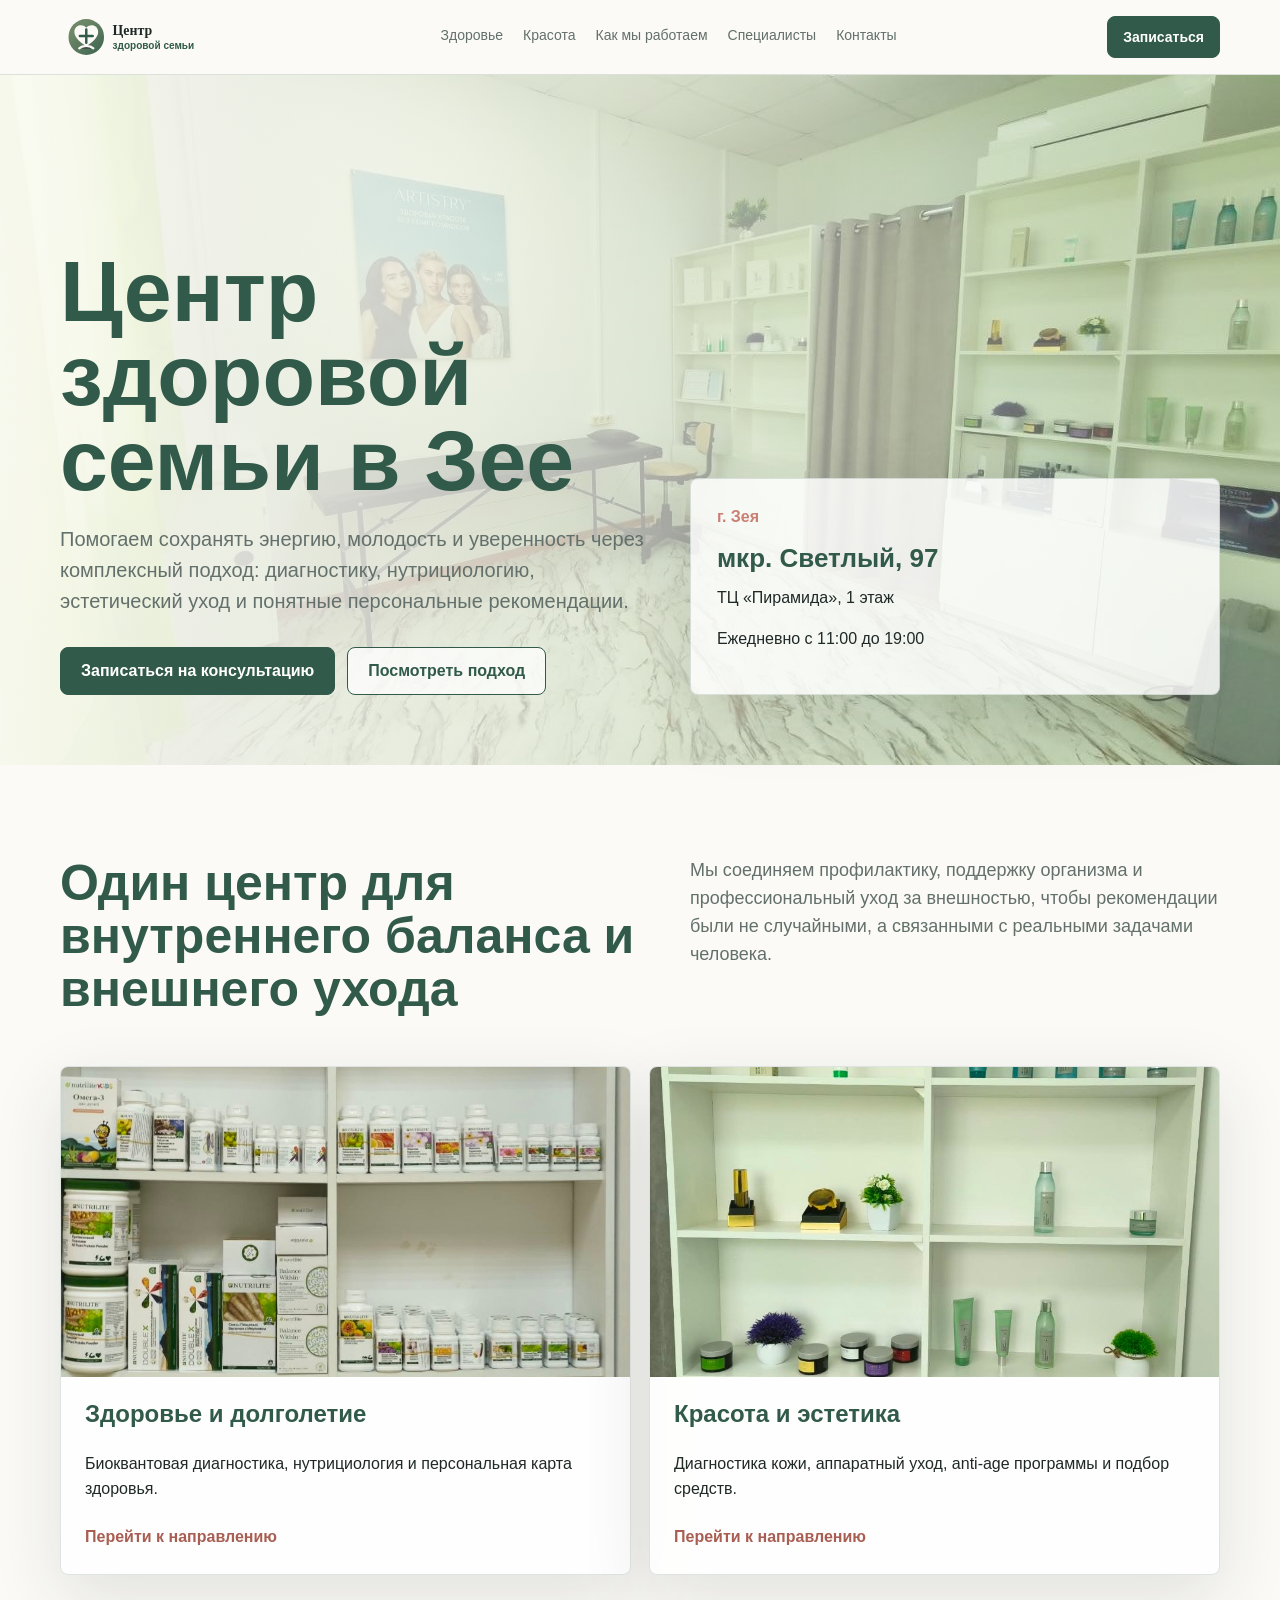
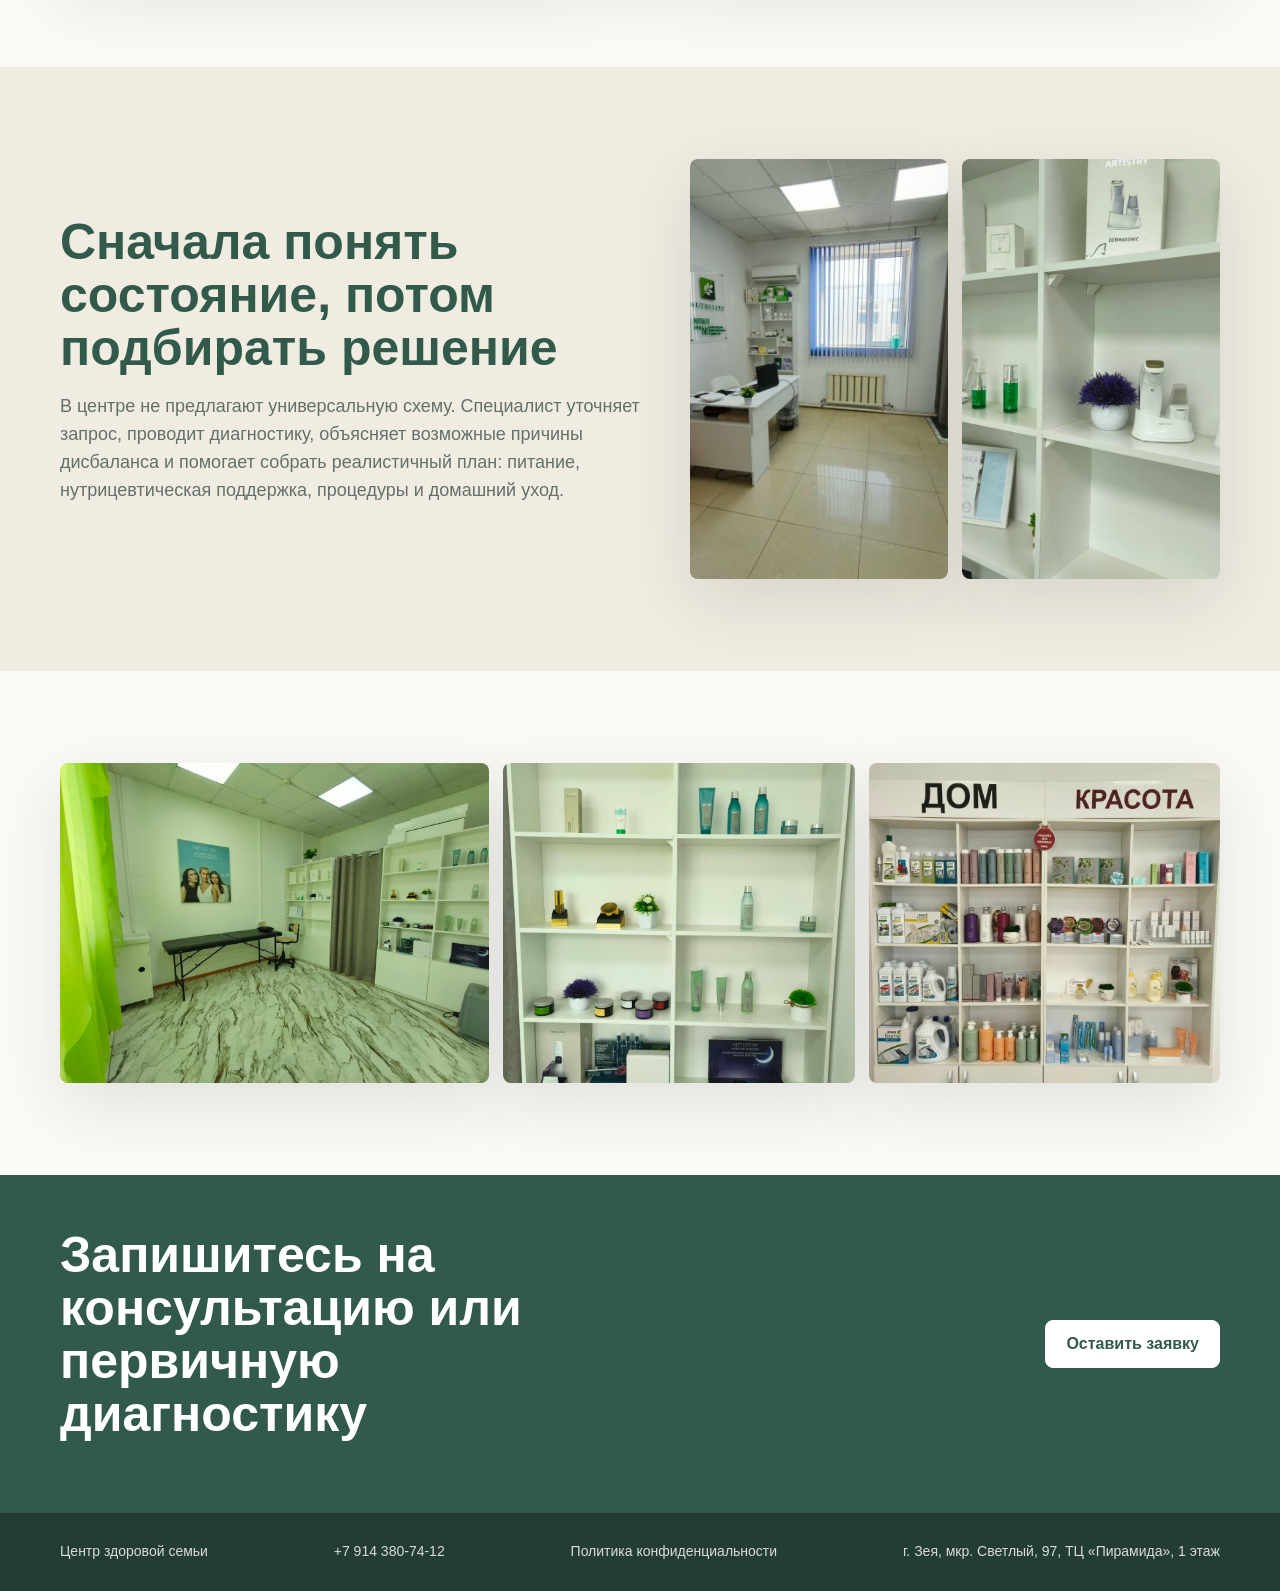
<file: index.html>
<!doctype html>
<html lang="ru">
  <head>
    <meta charset="utf-8" />
    <meta name="viewport" content="width=device-width, initial-scale=1" />
    <title>Центр здоровой семьи в Зее | Здоровье, красота, диагностика</title>
    <meta
      name="description"
      content="Центр здоровой семьи в Зее: биоквантовая диагностика, консультации нутрициолога, эстетический уход, anti-age программы и подбор ухода."
    />
    <link rel="canonical" href="https://zdorovyezeya.ru/" />
    <meta property="og:type" content="website" />
    <meta property="og:title" content="Центр здоровой семьи в Зее" />
    <meta property="og:description" content="Диагностика, нутрициология, эстетический уход и персональные рекомендации в Зее." />
    <meta property="og:url" content="https://zdorovyezeya.ru/" />
    <meta property="og:image" content="https://zdorovyezeya.ru/assets/photos/hero-room.jpg" />
    <link rel="icon" href="https://zdorovyezeya.ru/favicon.svg" type="image/svg+xml" />
    <link rel="stylesheet" href="assets/multipage.css?v=2" />
    <script type="application/ld+json">
      {
        "@context": "https://schema.org",
        "@type": "HealthAndBeautyBusiness",
        "name": "Центр здоровой семьи",
        "url": "https://zdorovyezeya.ru/",
        "image": "https://zdorovyezeya.ru/assets/photos/hero-room.jpg",
        "telephone": "+79143807412",
        "email": "alexandrdiamondzeya@yandex.com",
        "address": {
          "@type": "PostalAddress",
          "addressLocality": "Зея",
          "streetAddress": "мкр. Светлый, 97, ТЦ «Пирамида», 1 этаж",
          "addressCountry": "RU"
        },
        "openingHours": "Mo-Su 11:00-19:00",
        "priceRange": "$$",
        "areaServed": "Зея"
      }
    </script>
  </head>
  <body>
    <header class="site-header">
      <div class="container header-grid">
        <a class="brand" href="index.html" aria-label="Центр здоровой семьи">
          <img src="assets/logo.svg" alt="" />
        </a>
        <nav class="site-nav" aria-label="Основная навигация">
          <a href="health.html">Здоровье</a>
          <a href="beauty.html">Красота</a>
          <a href="process.html">Как мы работаем</a>
          <a href="specialists.html">Специалисты</a>
          <a href="contacts.html">Контакты</a>
        </nav>
        <a class="btn btn-small" href="contacts.html#form">Записаться</a>
      </div>
    </header>

    <main>
      <section class="hero hero-home">
        <div class="container hero-grid">
          <div class="hero-copy">
            <h1>Центр здоровой семьи в Зее</h1>
            <p class="lead">
              Помогаем сохранять энергию, молодость и уверенность через комплексный подход:
              диагностику, нутрициологию, эстетический уход и понятные персональные рекомендации.
            </p>
            <div class="actions">
              <a class="btn" href="contacts.html#form">Записаться на консультацию</a>
              <a class="btn btn-ghost" href="process.html">Посмотреть подход</a>
            </div>
          </div>
          <aside class="hero-card">
            <span>г. Зея</span>
            <strong>мкр. Светлый, 97</strong>
            <p>ТЦ «Пирамида», 1 этаж</p>
            <p>Ежедневно с 11:00 до 19:00</p>
          </aside>
        </div>
      </section>

      <section class="section">
        <div class="container split-head">
          <div>
            <h2>Один центр для внутреннего баланса и внешнего ухода</h2>
          </div>
          <p>
            Мы соединяем профилактику, поддержку организма и профессиональный уход за внешностью,
            чтобы рекомендации были не случайными, а связанными с реальными задачами человека.
          </p>
        </div>
        <div class="container direction-columns">
          <article class="direction direction-health">
            <img src="assets/photos/health-shelf-front.jpg" alt="Направление здоровья в Центре здоровой семьи" />
            <div>
              <h3>Здоровье и долголетие</h3>
              <p>Биоквантовая диагностика, нутрициология и персональная карта здоровья.</p>
              <a class="text-link" href="health.html">Перейти к направлению</a>
            </div>
          </article>
          <article class="direction direction-beauty">
            <img src="assets/photos/beauty-products-front.jpg" alt="Профессиональные уходовые средства для красоты и эстетики" />
            <div>
              <h3>Красота и эстетика</h3>
              <p>Диагностика кожи, аппаратный уход, anti-age программы и подбор средств.</p>
              <a class="text-link" href="beauty.html">Перейти к направлению</a>
            </div>
          </article>
        </div>
      </section>

      <section class="section section-muted">
        <div class="container editorial-grid">
          <div class="editorial-copy">
            <h2>Сначала понять состояние, потом подбирать решение</h2>
            <p>
              В центре не предлагают универсальную схему. Специалист уточняет запрос, проводит
              диагностику, объясняет возможные причины дисбаланса и помогает собрать реалистичный план:
              питание, нутрицевтическая поддержка, процедуры и домашний уход.
            </p>
          </div>
          <div class="photo-stack">
            <img src="assets/photos/consultation-room.jpg" alt="Кабинет консультации" />
            <img src="assets/photos/beauty-equipment.jpg" alt="Оборудование и профессиональные средства для ухода" />
          </div>
        </div>
      </section>

      <section class="section">
        <div class="container mini-gallery">
          <img src="assets/photos/hero-room.jpg" alt="Кабинет центра" />
          <img src="assets/photos/beauty-products-front.jpg" alt="Профессиональный уход" />
          <img src="assets/photos/home-beauty-shelves.jpg" alt="Зона подбора средств" />
        </div>
      </section>

      <section class="cta-band">
        <div class="container cta-grid">
          <div>
            <h2>Запишитесь на консультацию или первичную диагностику</h2>
          </div>
          <a class="btn" href="contacts.html#form">Оставить заявку</a>
        </div>
      </section>
    </main>

    <footer class="site-footer">
      <div class="container footer-grid">
        <span>Центр здоровой семьи</span>
        <a href="tel:+79143807412">+7 914 380-74-12</a>
        <a href="privacy.html">Политика конфиденциальности</a>
        <span>г. Зея, мкр. Светлый, 97, ТЦ «Пирамида», 1 этаж</span>
      </div>
    </footer>
  </body>
</html>
</file>
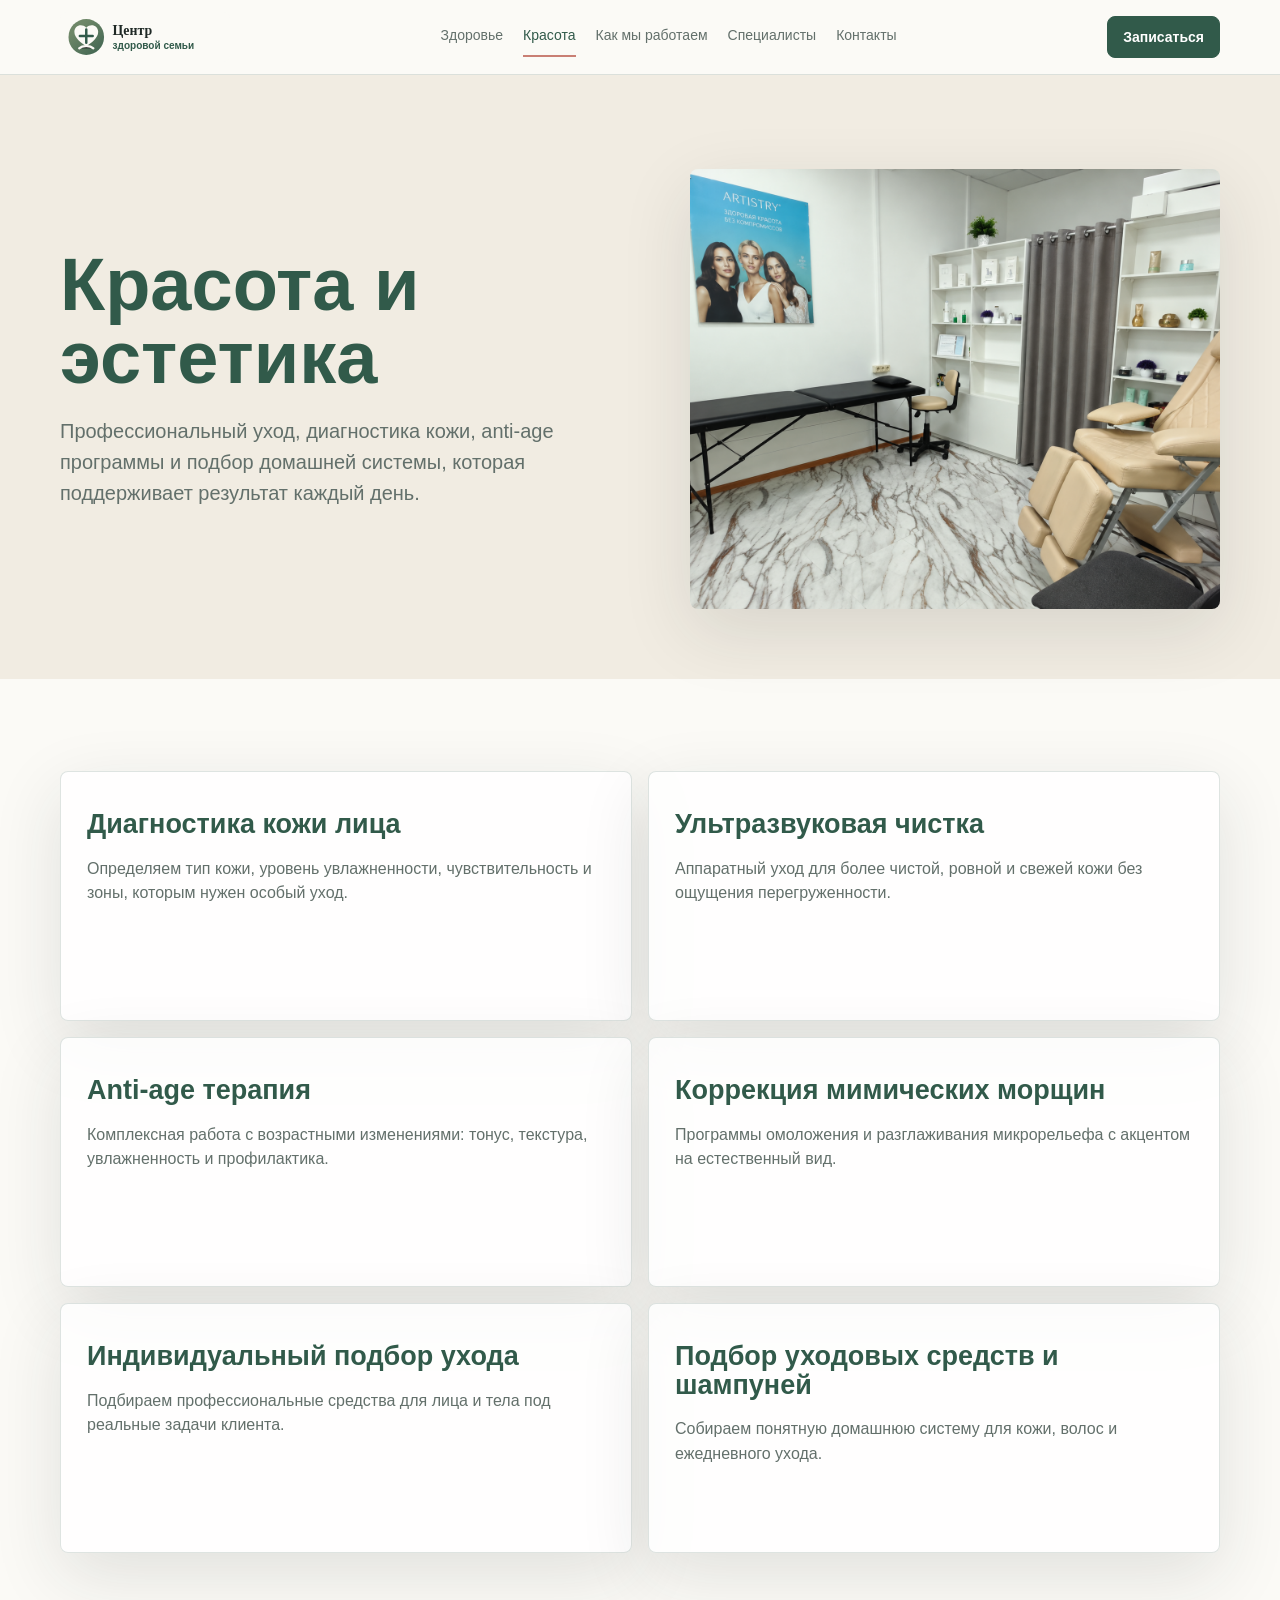
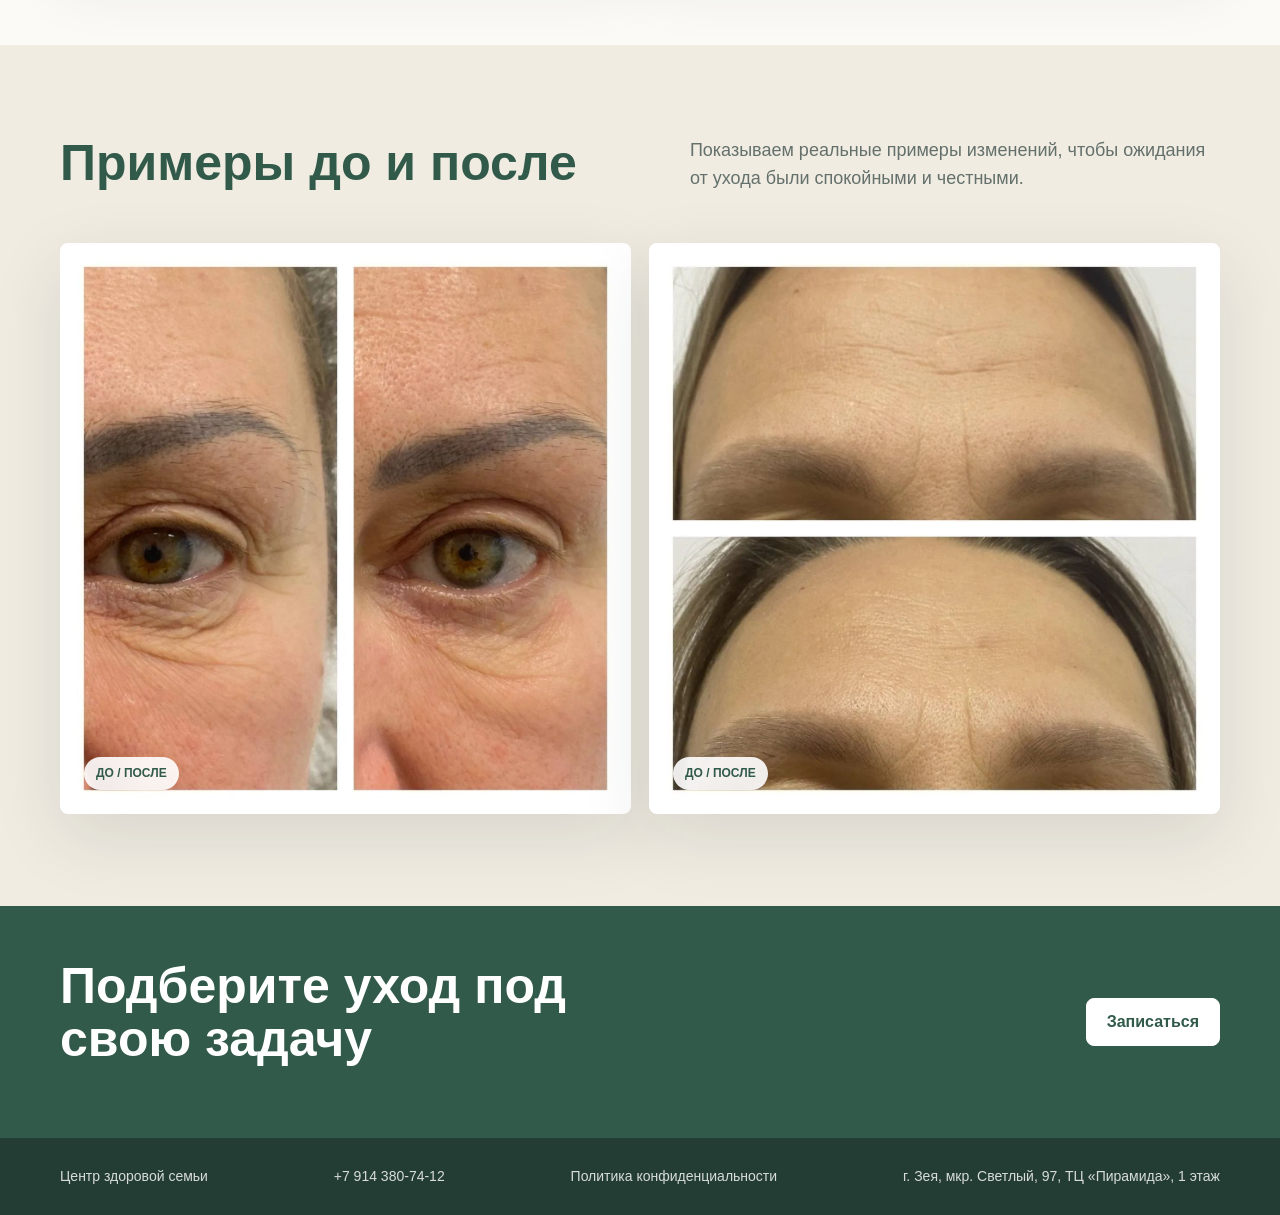
<file: beauty.html>
﻿<!doctype html>
<html lang="ru">
  <head>
    <meta charset="utf-8" />
    <meta name="viewport" content="width=device-width, initial-scale=1" />
    <title>Красота и эстетика | Центр здоровой семьи в Зее</title>
    <meta name="description" content="Диагностика кожи, ультразвуковая чистка лица, anti-age уход и подбор уходовых средств в Зее." />
    <link rel="canonical" href="https://zdorovyezeya.ru/beauty.html" />
    <meta property="og:type" content="website" />
    <meta property="og:title" content="Красота и эстетика | Центр здоровой семьи в Зее" />
    <meta property="og:description" content="Диагностика кожи, ультразвуковая чистка лица, anti-age уход и подбор уходовых средств в Зее." />
    <meta property="og:url" content="https://zdorovyezeya.ru/beauty.html" />
    <meta property="og:image" content="https://zdorovyezeya.ru/assets/photos/beauty-room-retouched.png" />
    <link rel="icon" href="https://zdorovyezeya.ru/favicon.svg" type="image/svg+xml" />
    <link rel="stylesheet" href="assets/multipage.css?v=2" />
  </head>
  <body>
    <header class="site-header">
      <div class="container header-grid">
        <a class="brand" href="index.html"><img src="assets/logo.svg" alt="Центр здоровой семьи" /></a>
        <nav class="site-nav" aria-label="Основная навигация">
          <a href="health.html">Здоровье</a>
          <a class="active" href="beauty.html">Красота</a>
          <a href="process.html">Как мы работаем</a>
          <a href="specialists.html">Специалисты</a>
          <a href="contacts.html">Контакты</a>
        </nav>
        <a class="btn btn-small" href="contacts.html#form">Записаться</a>
      </div>
    </header>

    <main>
      <section class="page-hero page-hero-beauty">
        <div class="container page-hero-grid">
          <div>
            <h1>Красота и эстетика</h1>
            <p class="lead">
              Профессиональный уход, диагностика кожи, anti-age программы и подбор домашней системы,
              которая поддерживает результат каждый день.
            </p>
          </div>
          <img src="assets/photos/beauty-room-retouched.png" alt="Кабинет эстетического ухода" />
        </div>
      </section>

      <section class="section">
        <div class="container service-columns service-columns-wide">
          <article class="service-panel">
            <h2>Диагностика кожи лица</h2>
            <p>Определяем тип кожи, уровень увлажненности, чувствительность и зоны, которым нужен особый уход.</p>
          </article>
          <article class="service-panel">
            <h2>Ультразвуковая чистка</h2>
            <p>Аппаратный уход для более чистой, ровной и свежей кожи без ощущения перегруженности.</p>
          </article>
          <article class="service-panel">
            <h2>Anti-age терапия</h2>
            <p>Комплексная работа с возрастными изменениями: тонус, текстура, увлажненность и профилактика.</p>
          </article>
          <article class="service-panel">
            <h2>Коррекция мимических морщин</h2>
            <p>Программы омоложения и разглаживания микрорельефа с акцентом на естественный вид.</p>
          </article>
          <article class="service-panel">
            <h2>Индивидуальный подбор ухода</h2>
            <p>Подбираем профессиональные средства для лица и тела под реальные задачи клиента.</p>
          </article>
          <article class="service-panel">
            <h2>Подбор уходовых средств и шампуней</h2>
            <p>Собираем понятную домашнюю систему для кожи, волос и ежедневного ухода.</p>
          </article>
        </div>
      </section>

      <section class="section section-muted">
        <div class="container split-head">
          <div>
            <h2>Примеры до и после</h2>
          </div>
          <p>Показываем реальные примеры изменений, чтобы ожидания от ухода были спокойными и честными.</p>
        </div>
        <div class="container before-after-grid">
          <figure class="result-photo">
            <img src="assets/photos/beauty-before-after-eye.jpg" alt="Пример до и после ухода в области глаз" />
            <figcaption>До / после</figcaption>
          </figure>
          <figure class="result-photo">
            <img src="assets/photos/beauty-before-after-forehead.jpg" alt="Пример до и после ухода за кожей лба" />
            <figcaption>До / после</figcaption>
          </figure>
        </div>
      </section>

      <section class="cta-band">
        <div class="container cta-grid">
          <h2>Подберите уход под свою задачу</h2>
          <a class="btn" href="contacts.html#form">Записаться</a>
        </div>
      </section>
    </main>

    <footer class="site-footer">
      <div class="container footer-grid">
        <span>Центр здоровой семьи</span>
        <a href="tel:+79143807412">+7 914 380-74-12</a>
        <a href="privacy.html">Политика конфиденциальности</a>
        <span>г. Зея, мкр. Светлый, 97, ТЦ «Пирамида», 1 этаж</span>
      </div>
    </footer>
  </body>
</html>
</file>
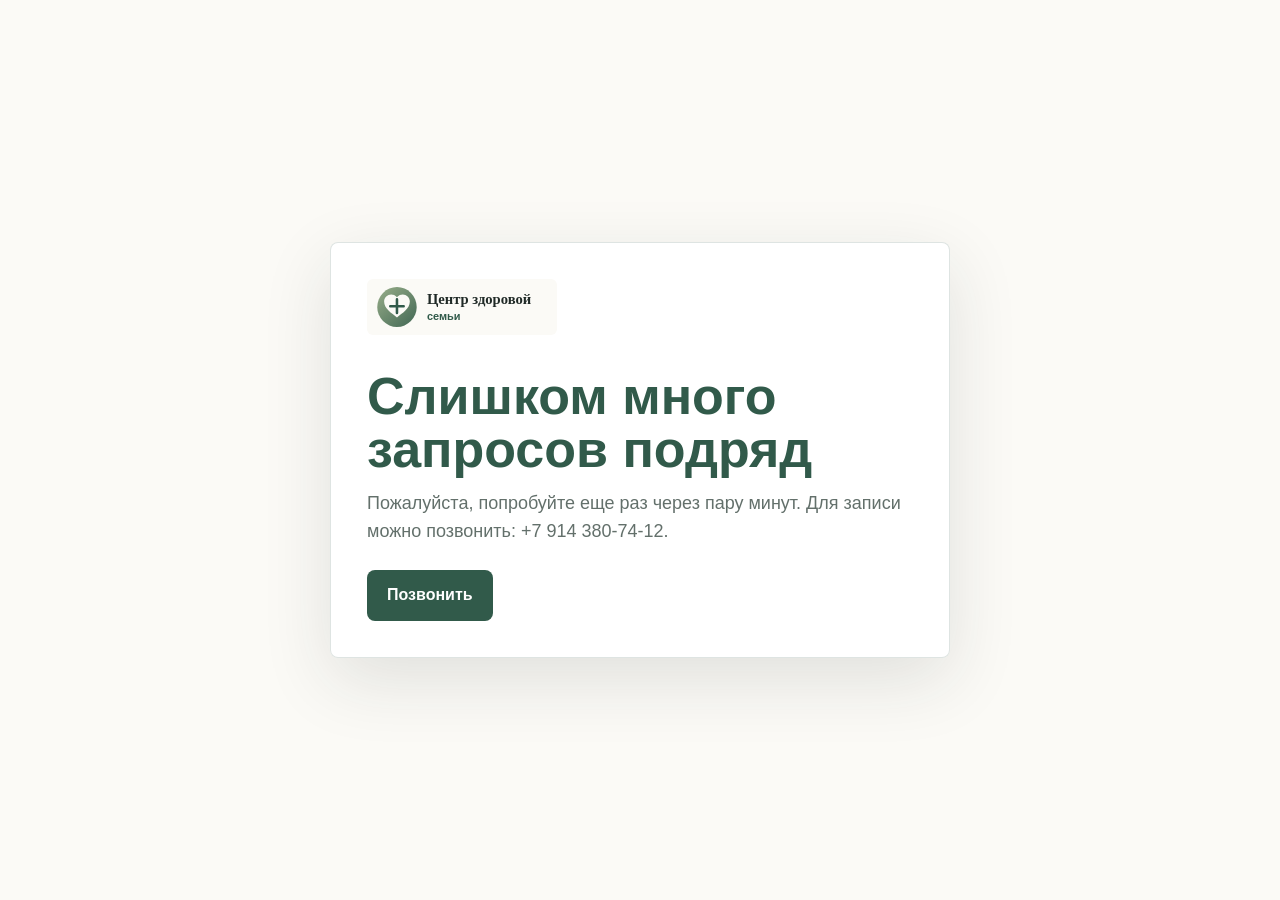
<file: busy.html>
<!doctype html>
<html lang="ru">
  <head>
    <meta charset="utf-8" />
    <meta name="viewport" content="width=device-width, initial-scale=1" />
    <title>Запрос временно ограничен | Центр здоровой семьи</title>
    <meta name="robots" content="noindex" />
    <link rel="icon" href="https://zdorovyezeya.ru/favicon.svg" type="image/svg+xml" />
    <style>
      :root {
        --milk: #fbfaf6;
        --moss: #315a4a;
        --ink: #1f2926;
        --muted: #63706b;
        --line: rgba(49, 90, 74, 0.16);
      }

      * {
        box-sizing: border-box;
      }

      body {
        min-height: 100vh;
        display: grid;
        place-items: center;
        margin: 0;
        padding: 24px;
        background: var(--milk);
        color: var(--ink);
        font-family: Inter, "Segoe UI", Arial, sans-serif;
        line-height: 1.55;
      }

      main {
        width: min(620px, 100%);
        padding: 36px;
        border: 1px solid var(--line);
        border-radius: 8px;
        background: rgba(255, 255, 255, 0.92);
        box-shadow: 0 22px 70px rgba(31, 41, 38, 0.12);
      }

      img {
        width: 190px;
        height: auto;
        margin-bottom: 28px;
      }

      h1 {
        margin: 0 0 14px;
        color: var(--moss);
        font-size: clamp(34px, 7vw, 52px);
        line-height: 1.02;
      }

      p {
        margin: 0 0 24px;
        color: var(--muted);
        font-size: 18px;
      }

      a {
        min-height: 48px;
        display: inline-flex;
        align-items: center;
        justify-content: center;
        border-radius: 8px;
        padding: 13px 20px;
        background: var(--moss);
        color: #fff;
        font-weight: 700;
        text-decoration: none;
      }
    </style>
  </head>
  <body>
    <main>
      <img src="assets/logo-variant-1.svg" alt="Центр здоровой семьи" />
      <h1>Слишком много запросов подряд</h1>
      <p>Пожалуйста, попробуйте еще раз через пару минут. Для записи можно позвонить: +7 914 380-74-12.</p>
      <a href="tel:+79143807412">Позвонить</a>
    </main>
  </body>
</html>
</file>
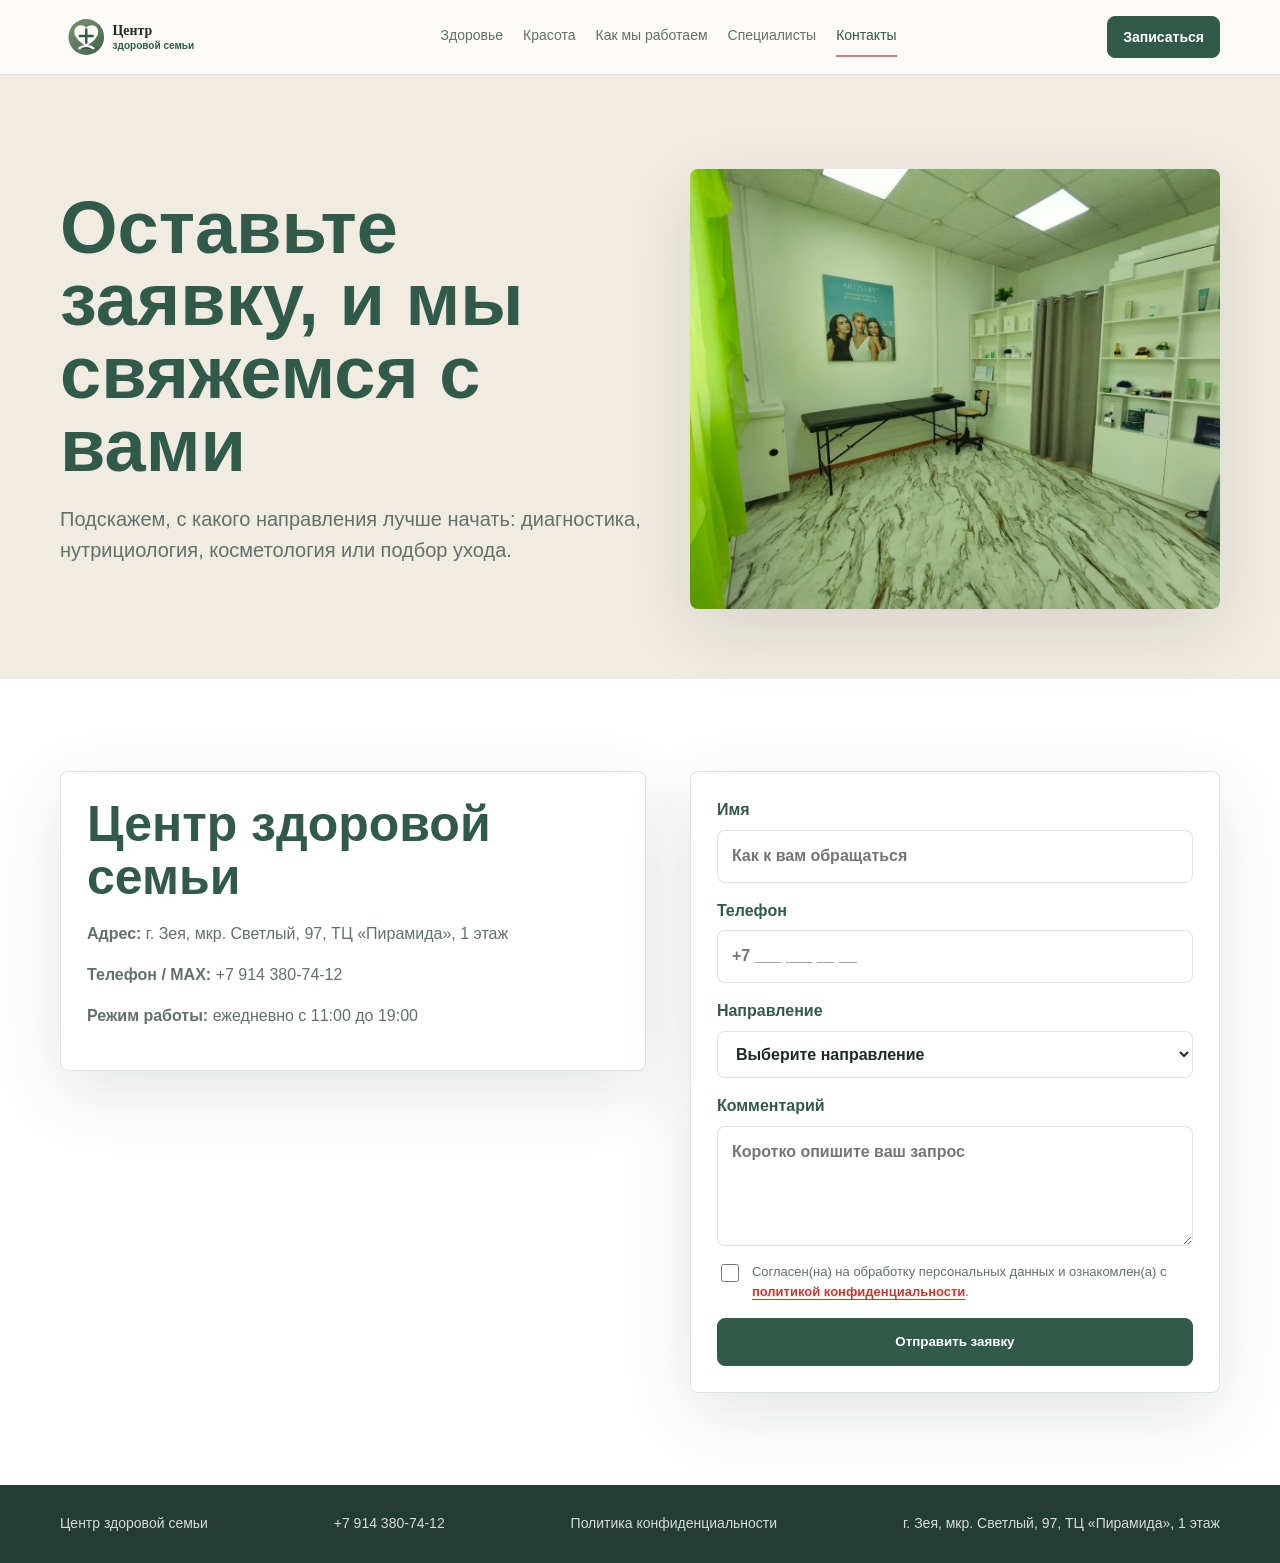
<file: contacts.html>
<!doctype html>
<html lang="ru">
  <head>
    <meta charset="utf-8" />
    <meta name="viewport" content="width=device-width, initial-scale=1" />
    <title>Контакты и запись | Центр здоровой семьи в Зее</title>
    <meta name="description" content="Адрес, телефон, режим работы и форма записи в Центр здоровой семьи в Зее." />
    <link rel="canonical" href="https://zdorovyezeya.ru/contacts.html" />
    <meta property="og:type" content="website" />
    <meta property="og:title" content="Контакты и запись | Центр здоровой семьи в Зее" />
    <meta property="og:description" content="Адрес, телефон, режим работы и форма записи в Центр здоровой семьи в Зее." />
    <meta property="og:url" content="https://zdorovyezeya.ru/contacts.html" />
    <meta property="og:image" content="https://zdorovyezeya.ru/assets/photos/hero-room.jpg" />
    <link rel="icon" href="https://zdorovyezeya.ru/favicon.svg" type="image/svg+xml" />
    <link rel="stylesheet" href="assets/multipage.css?v=2" />
  </head>
  <body>
    <header class="site-header">
      <div class="container header-grid">
        <a class="brand" href="index.html"><img src="assets/logo.svg" alt="Центр здоровой семьи" /></a>
        <nav class="site-nav" aria-label="Основная навигация">
          <a href="health.html">Здоровье</a>
          <a href="beauty.html">Красота</a>
          <a href="process.html">Как мы работаем</a>
          <a href="specialists.html">Специалисты</a>
          <a class="active" href="contacts.html">Контакты</a>
        </nav>
        <a class="btn btn-small" href="#form">Записаться</a>
      </div>
    </header>

    <main>
      <section class="page-hero">
        <div class="container page-hero-grid">
          <div>
            <h1>Оставьте заявку, и мы свяжемся с вами</h1>
            <p class="lead">Подскажем, с какого направления лучше начать: диагностика, нутрициология, косметология или подбор ухода.</p>
          </div>
          <img src="assets/photos/hero-room.jpg" alt="Кабинет Центра здоровой семьи" />
        </div>
      </section>

      <section class="section contact-section" id="form">
        <div class="container contact-columns">
          <div class="contact-info">
            <h2>Центр здоровой семьи</h2>
            <p><strong>Адрес:</strong> г. Зея, мкр. Светлый, 97, ТЦ «Пирамида», 1 этаж</p>
            <p><strong>Телефон / MAX:</strong> <a href="tel:+79143807412">+7 914 380-74-12</a></p>
            <p><strong>Режим работы:</strong> ежедневно с 11:00 до 19:00</p>
          </div>

          <form class="lead-form" action="/send.php" method="post">
            <label>
              Имя
              <input name="Имя" type="text" placeholder="Как к вам обращаться" required />
            </label>
            <label>
              Телефон
              <input
                name="Телефон"
                type="tel"
                placeholder="+7 ___ ___ __ __"
                pattern="^\+7[\s\-]?\(?[0-9]{3}\)?[\s\-]?[0-9]{3}[\s\-]?[0-9]{2}[\s\-]?[0-9]{2}$"
                minlength="10"
                title="Введите российский номер в формате +7, например +7 914 380 74 12."
                required
              />
            </label>
            <label>
              Направление
              <select name="Направление" required>
                <option value="">Выберите направление</option>
                <option>Биоквантовая диагностика</option>
                <option>Нутрициология</option>
                <option>Косметология и уход</option>
                <option>Диагностика кожи</option>
                <option>Подбор уходовых средств и шампуней</option>
                <option>Комплексная программа</option>
              </select>
            </label>
            <label>
              Комментарий
              <textarea name="Комментарий" placeholder="Коротко опишите ваш запрос"></textarea>
            </label>
            <label class="hidden-field">
              Не заполнять
              <input name="company" type="text" tabindex="-1" autocomplete="off" />
            </label>
            <label class="consent-field">
              <input name="privacy_consent" type="checkbox" required />
              <span>Согласен(на) на обработку персональных данных и ознакомлен(а) с <a class="privacy-link" href="privacy.html" target="_blank" rel="noopener">политикой конфиденциальности</a>.</span>
            </label>
            <button class="btn" type="submit">Отправить заявку</button>
          </form>
        </div>
      </section>
    </main>

    <footer class="site-footer">
      <div class="container footer-grid">
        <span>Центр здоровой семьи</span>
        <a href="tel:+79143807412">+7 914 380-74-12</a>
        <a href="privacy.html">Политика конфиденциальности</a>
        <span>г. Зея, мкр. Светлый, 97, ТЦ «Пирамида», 1 этаж</span>
      </div>
    </footer>
  </body>
</html>
</file>
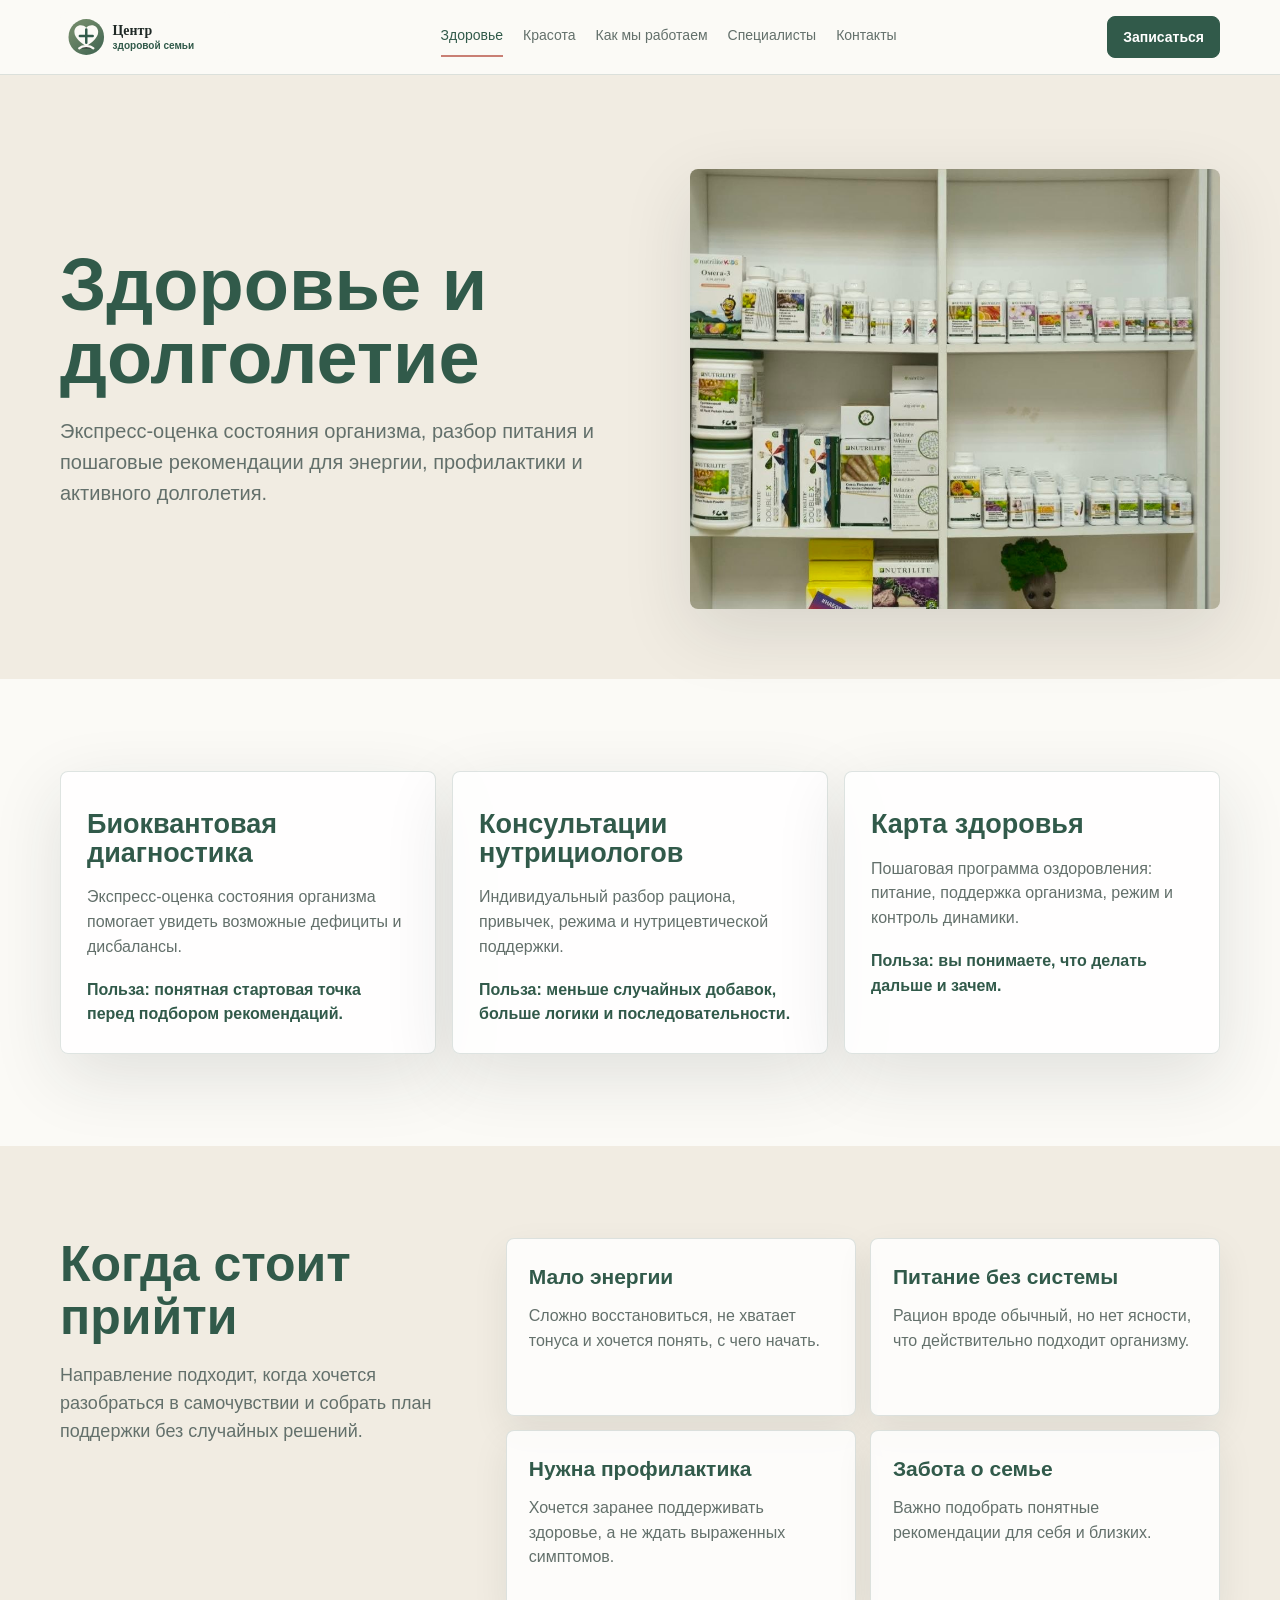
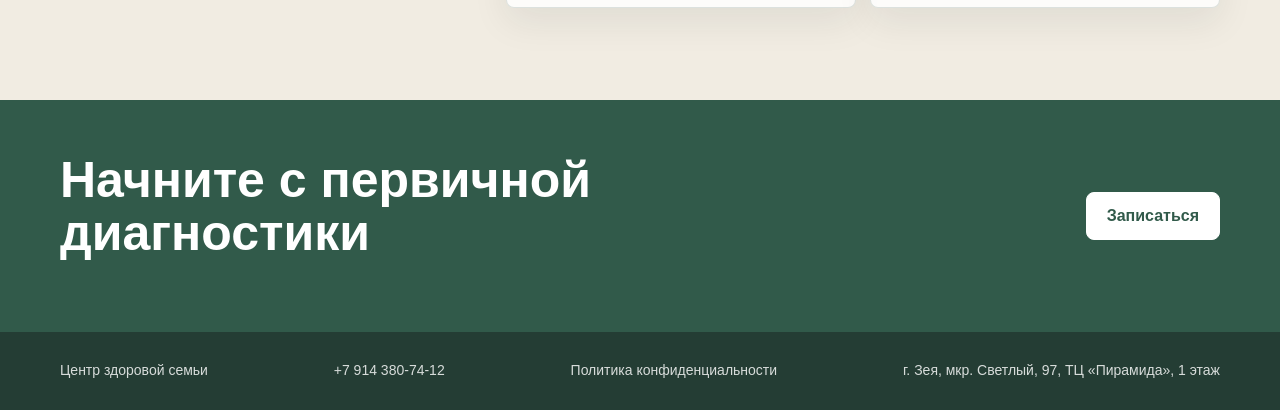
<file: health.html>
﻿<!doctype html>
<html lang="ru">
  <head>
    <meta charset="utf-8" />
    <meta name="viewport" content="width=device-width, initial-scale=1" />
    <title>Здоровье и долголетие | Центр здоровой семьи в Зее</title>
    <meta name="description" content="Биоквантовая диагностика, консультации нутрициолога и персональная карта здоровья в Зее." />
    <link rel="canonical" href="https://zdorovyezeya.ru/health.html" />
    <meta property="og:type" content="website" />
    <meta property="og:title" content="Здоровье и долголетие | Центр здоровой семьи в Зее" />
    <meta property="og:description" content="Биоквантовая диагностика, консультации нутрициолога и персональная карта здоровья в Зее." />
    <meta property="og:url" content="https://zdorovyezeya.ru/health.html" />
    <meta property="og:image" content="https://zdorovyezeya.ru/assets/photos/health-shelf-front.jpg" />
    <link rel="icon" href="https://zdorovyezeya.ru/favicon.svg" type="image/svg+xml" />
    <link rel="stylesheet" href="assets/multipage.css?v=2" />
  </head>
  <body>
    <header class="site-header">
      <div class="container header-grid">
        <a class="brand" href="index.html"><img src="assets/logo.svg" alt="Центр здоровой семьи" /></a>
        <nav class="site-nav" aria-label="Основная навигация">
          <a class="active" href="health.html">Здоровье</a>
          <a href="beauty.html">Красота</a>
          <a href="process.html">Как мы работаем</a>
          <a href="specialists.html">Специалисты</a>
          <a href="contacts.html">Контакты</a>
        </nav>
        <a class="btn btn-small" href="contacts.html#form">Записаться</a>
      </div>
    </header>

    <main>
      <section class="page-hero page-hero-health">
        <div class="container page-hero-grid">
          <div>
            <h1>Здоровье и долголетие</h1>
            <p class="lead">
              Экспресс-оценка состояния организма, разбор питания и пошаговые рекомендации
              для энергии, профилактики и активного долголетия.
            </p>
          </div>
          <img src="assets/photos/health-shelf-front.jpg" alt="Витрина направления здоровья" />
        </div>
      </section>

      <section class="section">
        <div class="container service-columns">
          <article class="service-panel">
            <h2>Биоквантовая диагностика</h2>
            <p>Экспресс-оценка состояния организма помогает увидеть возможные дефициты и дисбалансы.</p>
            <strong>Польза: понятная стартовая точка перед подбором рекомендаций.</strong>
          </article>
          <article class="service-panel">
            <h2>Консультации нутрициологов</h2>
            <p>Индивидуальный разбор рациона, привычек, режима и нутрицевтической поддержки.</p>
            <strong>Польза: меньше случайных добавок, больше логики и последовательности.</strong>
          </article>
          <article class="service-panel">
            <h2>Карта здоровья</h2>
            <p>Пошаговая программа оздоровления: питание, поддержка организма, режим и контроль динамики.</p>
            <strong>Польза: вы понимаете, что делать дальше и зачем.</strong>
          </article>
        </div>
      </section>

      <section class="section section-muted">
        <div class="container health-fit">
          <div>
            <h2>Когда стоит прийти</h2>
            <p>
              Направление подходит, когда хочется разобраться в самочувствии и собрать план поддержки без случайных решений.
            </p>
          </div>
          <div class="signal-grid">
            <article>
              <strong>Мало энергии</strong>
              <p>Сложно восстановиться, не хватает тонуса и хочется понять, с чего начать.</p>
            </article>
            <article>
              <strong>Питание без системы</strong>
              <p>Рацион вроде обычный, но нет ясности, что действительно подходит организму.</p>
            </article>
            <article>
              <strong>Нужна профилактика</strong>
              <p>Хочется заранее поддерживать здоровье, а не ждать выраженных симптомов.</p>
            </article>
            <article>
              <strong>Забота о семье</strong>
              <p>Важно подобрать понятные рекомендации для себя и близких.</p>
            </article>
          </div>
        </div>
      </section>

      <section class="cta-band">
        <div class="container cta-grid">
          <h2>Начните с первичной диагностики</h2>
          <a class="btn" href="contacts.html#form">Записаться</a>
        </div>
      </section>
    </main>

    <footer class="site-footer">
      <div class="container footer-grid">
        <span>Центр здоровой семьи</span>
        <a href="tel:+79143807412">+7 914 380-74-12</a>
        <a href="privacy.html">Политика конфиденциальности</a>
        <span>г. Зея, мкр. Светлый, 97, ТЦ «Пирамида», 1 этаж</span>
      </div>
    </footer>
  </body>
</html>
</file>
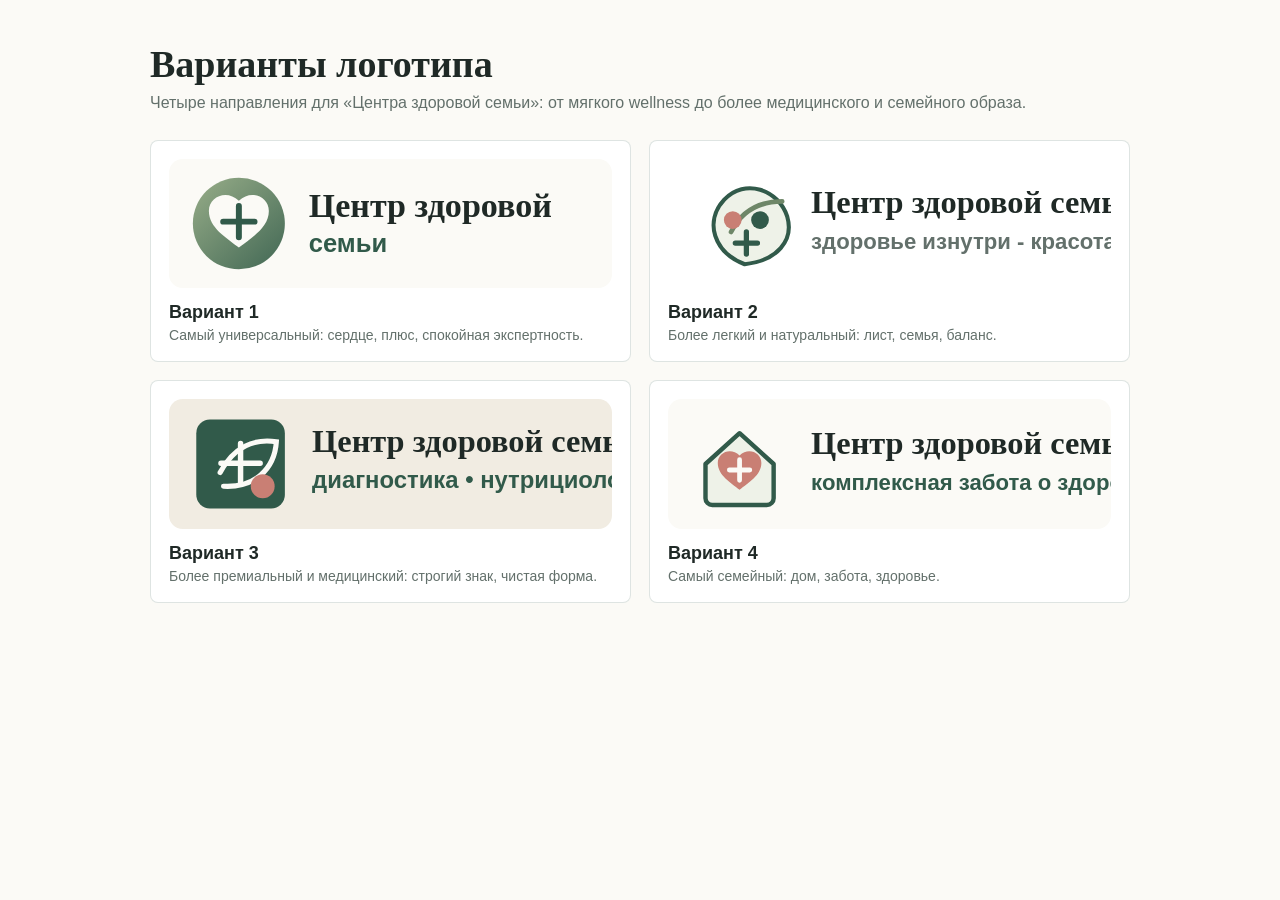
<file: logo-preview.html>
<!doctype html>
<html lang="ru">
  <head>
    <meta charset="utf-8" />
    <meta name="viewport" content="width=device-width, initial-scale=1" />
    <title>Варианты логотипа - Центр здоровой семьи</title>
    <style>
      body {
        margin: 0;
        background: #fbfaf6;
        color: #1f2926;
        font-family: Inter, "Segoe UI", Arial, sans-serif;
      }

      main {
        width: min(980px, calc(100% - 32px));
        margin: 0 auto;
        padding: 42px 0;
      }

      h1 {
        margin: 0 0 8px;
        font-family: Georgia, "Times New Roman", serif;
        font-size: 38px;
        font-weight: 600;
      }

      p {
        margin: 0 0 28px;
        color: #63706b;
      }

      .grid {
        display: grid;
        grid-template-columns: repeat(2, minmax(0, 1fr));
        gap: 18px;
      }

      article {
        padding: 18px;
        border: 1px solid rgba(49, 90, 74, 0.16);
        border-radius: 8px;
        background: #fff;
      }

      img {
        width: 100%;
        height: auto;
        display: block;
        border-radius: 8px;
      }

      h2 {
        margin: 14px 0 4px;
        font-size: 18px;
      }

      article p {
        margin: 0;
        font-size: 14px;
      }

      @media (max-width: 720px) {
        .grid {
          grid-template-columns: 1fr;
        }
      }
    </style>
  </head>
  <body>
    <main>
      <h1>Варианты логотипа</h1>
      <p>Четыре направления для «Центра здоровой семьи»: от мягкого wellness до более медицинского и семейного образа.</p>
      <div class="grid">
        <article>
          <img src="assets/logo-variant-1.svg" alt="Вариант 1" />
          <h2>Вариант 1</h2>
          <p>Самый универсальный: сердце, плюс, спокойная экспертность.</p>
        </article>
        <article>
          <img src="assets/logo-variant-2.svg" alt="Вариант 2" />
          <h2>Вариант 2</h2>
          <p>Более легкий и натуральный: лист, семья, баланс.</p>
        </article>
        <article>
          <img src="assets/logo-variant-3.svg" alt="Вариант 3" />
          <h2>Вариант 3</h2>
          <p>Более премиальный и медицинский: строгий знак, чистая форма.</p>
        </article>
        <article>
          <img src="assets/logo-variant-4.svg" alt="Вариант 4" />
          <h2>Вариант 4</h2>
          <p>Самый семейный: дом, забота, здоровье.</p>
        </article>
      </div>
    </main>
  </body>
</html>
</file>
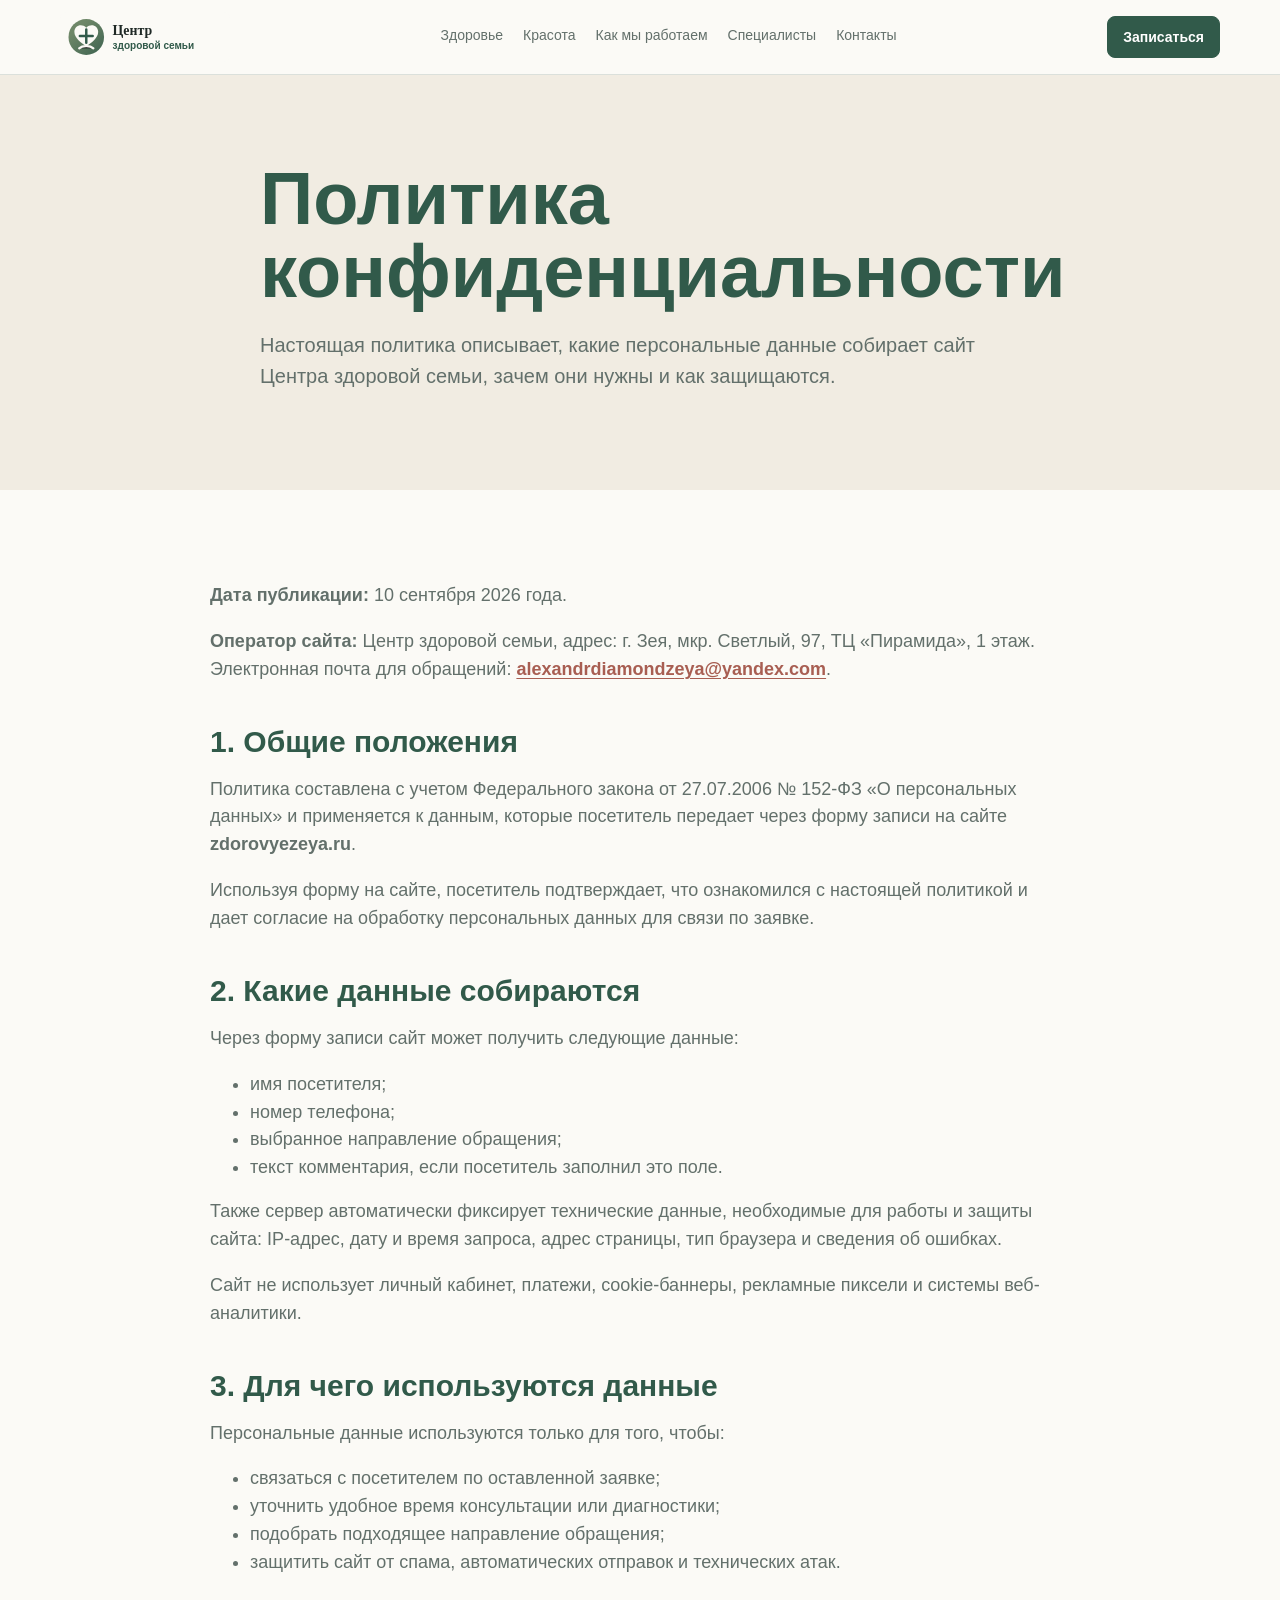
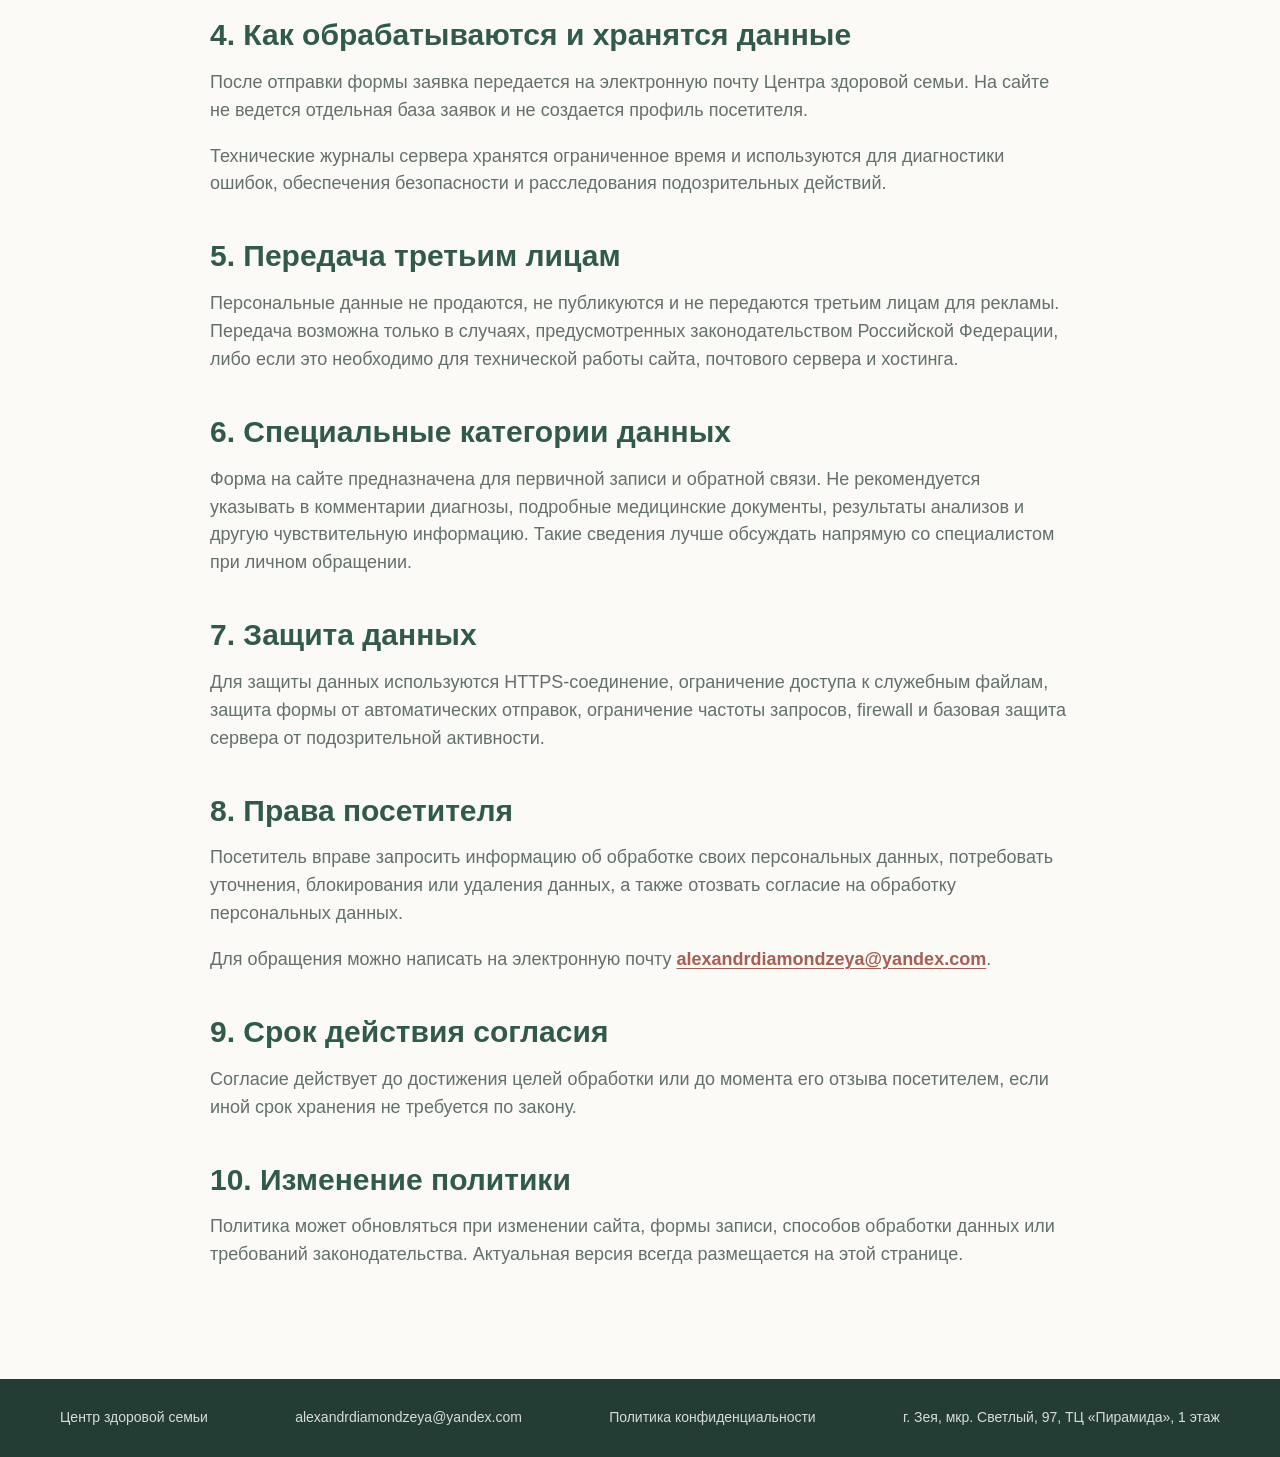
<file: privacy.html>
<!doctype html>
<html lang="ru">
  <head>
    <meta charset="utf-8" />
    <meta name="viewport" content="width=device-width, initial-scale=1" />
    <title>Политика конфиденциальности | Центр здоровой семьи в Зее</title>
    <meta name="description" content="Политика обработки персональных данных посетителей сайта Центра здоровой семьи в Зее." />
    <meta name="robots" content="noindex, follow" />
    <link rel="canonical" href="https://zdorovyezeya.ru/privacy.html" />
    <link rel="icon" href="https://zdorovyezeya.ru/favicon.svg" type="image/svg+xml" />
    <link rel="stylesheet" href="assets/multipage.css?v=2" />
  </head>
  <body>
    <header class="site-header">
      <div class="container header-grid">
        <a class="brand" href="index.html"><img src="assets/logo.svg" alt="Центр здоровой семьи" /></a>
        <nav class="site-nav" aria-label="Основная навигация">
          <a href="health.html">Здоровье</a>
          <a href="beauty.html">Красота</a>
          <a href="process.html">Как мы работаем</a>
          <a href="specialists.html">Специалисты</a>
          <a href="contacts.html">Контакты</a>
        </nav>
        <a class="btn btn-small" href="contacts.html#form">Записаться</a>
      </div>
    </header>

    <main>
      <section class="page-hero page-hero--text">
        <div class="container page-hero-text">
          <h1>Политика конфиденциальности</h1>
          <p class="lead">Настоящая политика описывает, какие персональные данные собирает сайт Центра здоровой семьи, зачем они нужны и как защищаются.</p>
        </div>
      </section>

      <section class="section">
        <div class="container document-content">
          <p><strong>Дата публикации:</strong> 10 сентября 2026 года.</p>
          <p><strong>Оператор сайта:</strong> Центр здоровой семьи, адрес: г. Зея, мкр. Светлый, 97, ТЦ «Пирамида», 1 этаж. Электронная почта для обращений: <a href="mailto:alexandrdiamondzeya@yandex.com">alexandrdiamondzeya@yandex.com</a>.</p>

          <h2>1. Общие положения</h2>
          <p>Политика составлена с учетом Федерального закона от 27.07.2006 № 152-ФЗ «О персональных данных» и применяется к данным, которые посетитель передает через форму записи на сайте <strong>zdorovyezeya.ru</strong>.</p>
          <p>Используя форму на сайте, посетитель подтверждает, что ознакомился с настоящей политикой и дает согласие на обработку персональных данных для связи по заявке.</p>

          <h2>2. Какие данные собираются</h2>
          <p>Через форму записи сайт может получить следующие данные:</p>
          <ul>
            <li>имя посетителя;</li>
            <li>номер телефона;</li>
            <li>выбранное направление обращения;</li>
            <li>текст комментария, если посетитель заполнил это поле.</li>
          </ul>
          <p>Также сервер автоматически фиксирует технические данные, необходимые для работы и защиты сайта: IP-адрес, дату и время запроса, адрес страницы, тип браузера и сведения об ошибках.</p>
          <p>Сайт не использует личный кабинет, платежи, cookie-баннеры, рекламные пиксели и системы веб-аналитики.</p>

          <h2>3. Для чего используются данные</h2>
          <p>Персональные данные используются только для того, чтобы:</p>
          <ul>
            <li>связаться с посетителем по оставленной заявке;</li>
            <li>уточнить удобное время консультации или диагностики;</li>
            <li>подобрать подходящее направление обращения;</li>
            <li>защитить сайт от спама, автоматических отправок и технических атак.</li>
          </ul>

          <h2>4. Как обрабатываются и хранятся данные</h2>
          <p>После отправки формы заявка передается на электронную почту Центра здоровой семьи. На сайте не ведется отдельная база заявок и не создается профиль посетителя.</p>
          <p>Технические журналы сервера хранятся ограниченное время и используются для диагностики ошибок, обеспечения безопасности и расследования подозрительных действий.</p>

          <h2>5. Передача третьим лицам</h2>
          <p>Персональные данные не продаются, не публикуются и не передаются третьим лицам для рекламы. Передача возможна только в случаях, предусмотренных законодательством Российской Федерации, либо если это необходимо для технической работы сайта, почтового сервера и хостинга.</p>

          <h2>6. Специальные категории данных</h2>
          <p>Форма на сайте предназначена для первичной записи и обратной связи. Не рекомендуется указывать в комментарии диагнозы, подробные медицинские документы, результаты анализов и другую чувствительную информацию. Такие сведения лучше обсуждать напрямую со специалистом при личном обращении.</p>

          <h2>7. Защита данных</h2>
          <p>Для защиты данных используются HTTPS-соединение, ограничение доступа к служебным файлам, защита формы от автоматических отправок, ограничение частоты запросов, firewall и базовая защита сервера от подозрительной активности.</p>

          <h2>8. Права посетителя</h2>
          <p>Посетитель вправе запросить информацию об обработке своих персональных данных, потребовать уточнения, блокирования или удаления данных, а также отозвать согласие на обработку персональных данных.</p>
          <p>Для обращения можно написать на электронную почту <a href="mailto:alexandrdiamondzeya@yandex.com">alexandrdiamondzeya@yandex.com</a>.</p>

          <h2>9. Срок действия согласия</h2>
          <p>Согласие действует до достижения целей обработки или до момента его отзыва посетителем, если иной срок хранения не требуется по закону.</p>

          <h2>10. Изменение политики</h2>
          <p>Политика может обновляться при изменении сайта, формы записи, способов обработки данных или требований законодательства. Актуальная версия всегда размещается на этой странице.</p>
        </div>
      </section>
    </main>

    <footer class="site-footer">
      <div class="container footer-grid">
        <span>Центр здоровой семьи</span>
        <a href="mailto:alexandrdiamondzeya@yandex.com">alexandrdiamondzeya@yandex.com</a>
        <a href="privacy.html">Политика конфиденциальности</a>
        <span>г. Зея, мкр. Светлый, 97, ТЦ «Пирамида», 1 этаж</span>
      </div>
    </footer>
  </body>
</html>
</file>
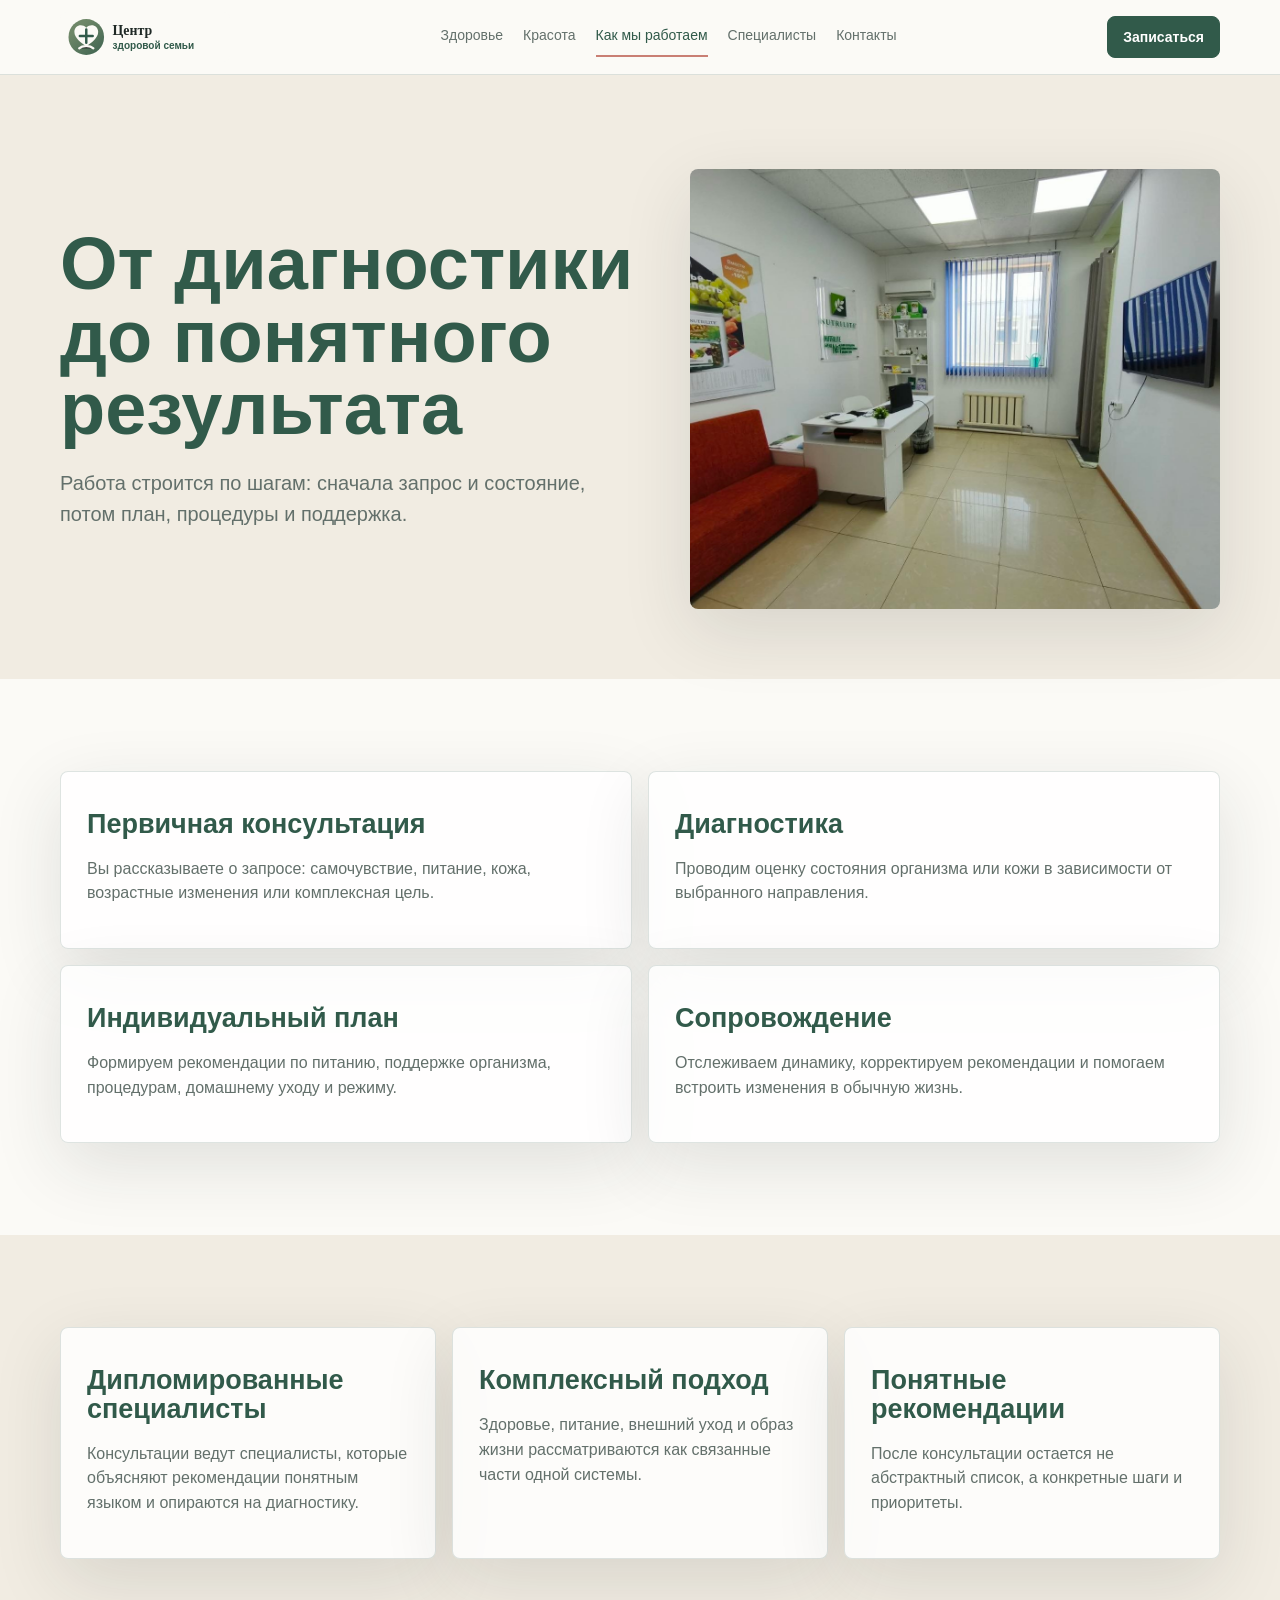
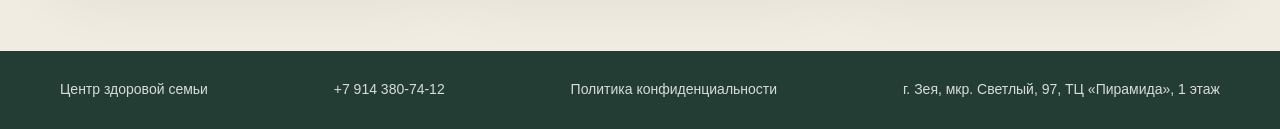
<file: process.html>
﻿<!doctype html>
<html lang="ru">
  <head>
    <meta charset="utf-8" />
    <meta name="viewport" content="width=device-width, initial-scale=1" />
    <title>Как мы работаем | Центр здоровой семьи в Зее</title>
    <meta name="description" content="Путь клиента в Центре здоровой семьи: консультация, диагностика, персональный план и сопровождение." />
    <link rel="canonical" href="https://zdorovyezeya.ru/process.html" />
    <meta property="og:type" content="website" />
    <meta property="og:title" content="Как мы работаем | Центр здоровой семьи в Зее" />
    <meta property="og:description" content="Путь клиента: консультация, диагностика, персональный план и сопровождение." />
    <meta property="og:url" content="https://zdorovyezeya.ru/process.html" />
    <meta property="og:image" content="https://zdorovyezeya.ru/assets/photos/consultation-room.jpg" />
    <link rel="icon" href="https://zdorovyezeya.ru/favicon.svg" type="image/svg+xml" />
    <link rel="stylesheet" href="assets/multipage.css?v=2" />
  </head>
  <body>
    <header class="site-header">
      <div class="container header-grid">
        <a class="brand" href="index.html"><img src="assets/logo.svg" alt="Центр здоровой семьи" /></a>
        <nav class="site-nav" aria-label="Основная навигация">
          <a href="health.html">Здоровье</a>
          <a href="beauty.html">Красота</a>
          <a class="active" href="process.html">Как мы работаем</a>
          <a href="specialists.html">Специалисты</a>
          <a href="contacts.html">Контакты</a>
        </nav>
        <a class="btn btn-small" href="contacts.html#form">Записаться</a>
      </div>
    </header>

    <main>
      <section class="page-hero">
        <div class="container page-hero-grid">
          <div>
            <h1>От диагностики до понятного результата</h1>
            <p class="lead">Работа строится по шагам: сначала запрос и состояние, потом план, процедуры и поддержка.</p>
          </div>
          <img src="assets/photos/consultation-room.jpg" alt="Кабинет консультации центра" />
        </div>
      </section>

      <section class="section">
        <div class="container step-columns">
          <article>
            <h2>Первичная консультация</h2>
            <p>Вы рассказываете о запросе: самочувствие, питание, кожа, возрастные изменения или комплексная цель.</p>
          </article>
          <article>
            <h2>Диагностика</h2>
            <p>Проводим оценку состояния организма или кожи в зависимости от выбранного направления.</p>
          </article>
          <article>
            <h2>Индивидуальный план</h2>
            <p>Формируем рекомендации по питанию, поддержке организма, процедурам, домашнему уходу и режиму.</p>
          </article>
          <article>
            <h2>Сопровождение</h2>
            <p>Отслеживаем динамику, корректируем рекомендации и помогаем встроить изменения в обычную жизнь.</p>
          </article>
        </div>
      </section>

      <section class="section section-muted">
        <div class="container advantage-columns">
          <article>
            <h2>Дипломированные специалисты</h2>
            <p>Консультации ведут специалисты, которые объясняют рекомендации понятным языком и опираются на диагностику.</p>
          </article>
          <article>
            <h2>Комплексный подход</h2>
            <p>Здоровье, питание, внешний уход и образ жизни рассматриваются как связанные части одной системы.</p>
          </article>
          <article>
            <h2>Понятные рекомендации</h2>
            <p>После консультации остается не абстрактный список, а конкретные шаги и приоритеты.</p>
          </article>
        </div>
      </section>
    </main>

    <footer class="site-footer">
      <div class="container footer-grid">
        <span>Центр здоровой семьи</span>
        <a href="tel:+79143807412">+7 914 380-74-12</a>
        <a href="privacy.html">Политика конфиденциальности</a>
        <span>г. Зея, мкр. Светлый, 97, ТЦ «Пирамида», 1 этаж</span>
      </div>
    </footer>
  </body>
</html>
</file>
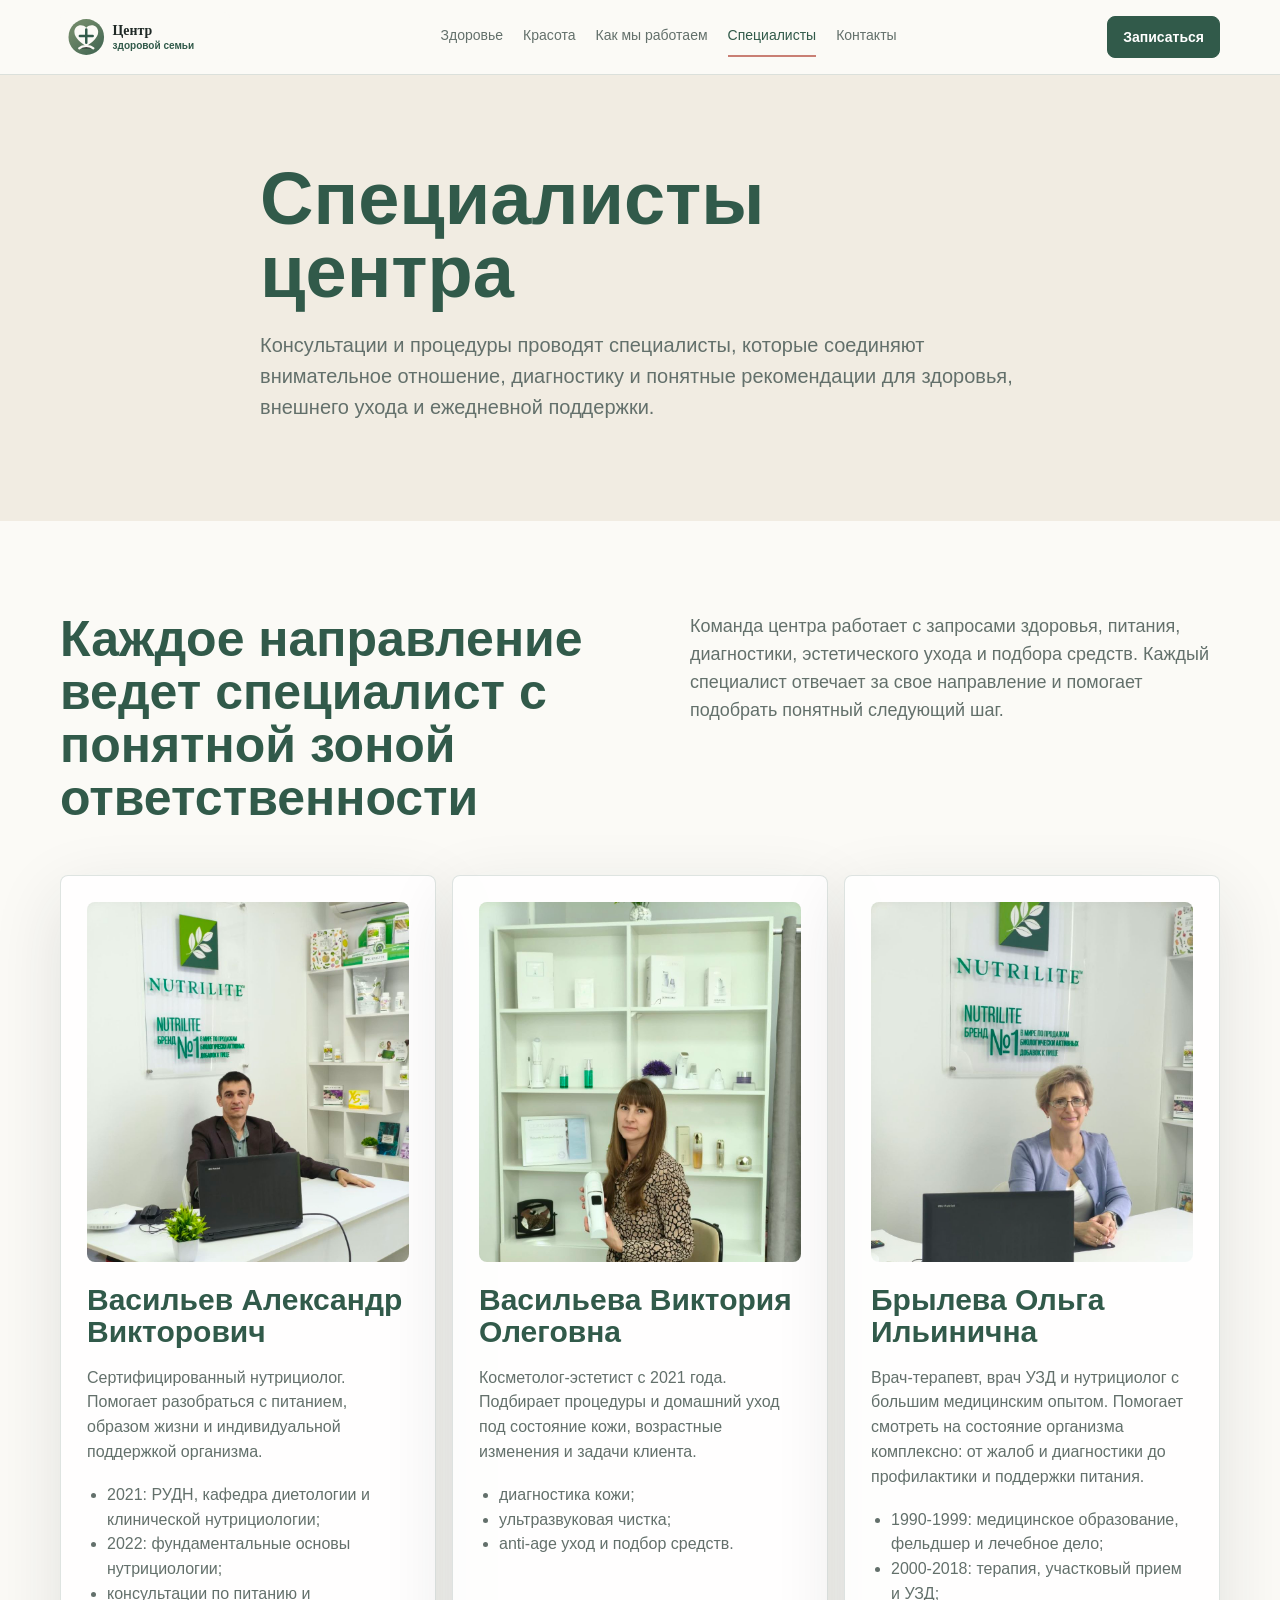
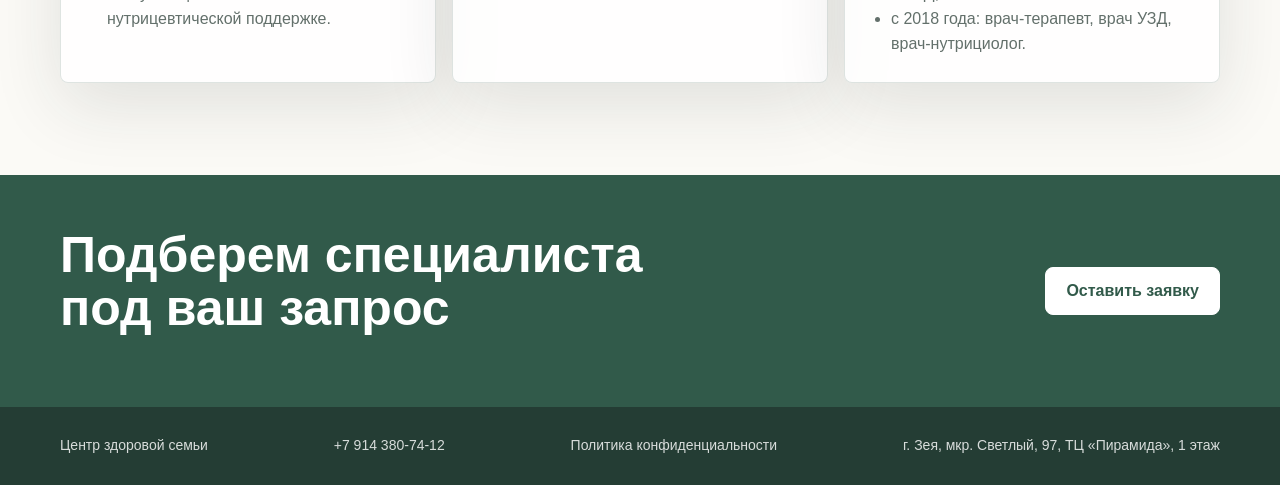
<file: specialists.html>
<!doctype html>
<html lang="ru">
  <head>
    <meta charset="utf-8" />
    <meta name="viewport" content="width=device-width, initial-scale=1" />
    <title>Специалисты | Центр здоровой семьи в Зее</title>
    <meta name="description" content="Специалисты Центра здоровой семьи в Зее: нутрициология, диагностика, косметология и подбор ухода." />
    <link rel="canonical" href="https://zdorovyezeya.ru/specialists.html" />
    <meta property="og:type" content="website" />
    <meta property="og:title" content="Специалисты | Центр здоровой семьи в Зее" />
    <meta property="og:description" content="Специалисты центра: нутрициология, диагностика, косметология и подбор ухода." />
    <meta property="og:url" content="https://zdorovyezeya.ru/specialists.html" />
    <meta property="og:image" content="https://zdorovyezeya.ru/assets/photos/specialist-doctor.jpg" />
    <link rel="icon" href="https://zdorovyezeya.ru/favicon.svg" type="image/svg+xml" />
    <link rel="stylesheet" href="assets/multipage.css?v=2" />
  </head>
  <body>
    <header class="site-header">
      <div class="container header-grid">
        <a class="brand" href="index.html"><img src="assets/logo.svg" alt="Центр здоровой семьи" /></a>
        <nav class="site-nav" aria-label="Основная навигация">
          <a href="health.html">Здоровье</a>
          <a href="beauty.html">Красота</a>
          <a href="process.html">Как мы работаем</a>
          <a class="active" href="specialists.html">Специалисты</a>
          <a href="contacts.html">Контакты</a>
        </nav>
        <a class="btn btn-small" href="contacts.html#form">Записаться</a>
      </div>
    </header>

    <main>
      <section class="page-hero page-hero--text">
        <div class="container page-hero-text">
          <div>
            <h1>Специалисты центра</h1>
            <p class="lead">
              Консультации и процедуры проводят специалисты, которые соединяют внимательное отношение,
              диагностику и понятные рекомендации для здоровья, внешнего ухода и ежедневной поддержки.
            </p>
          </div>
        </div>
      </section>

      <section class="section">
        <div class="container split-head">
          <div>
            <h2>Каждое направление ведет специалист с понятной зоной ответственности</h2>
          </div>
          <p>
            Команда центра работает с запросами здоровья, питания, диагностики, эстетического ухода и подбора средств.
            Каждый специалист отвечает за свое направление и помогает подобрать понятный следующий шаг.
          </p>
        </div>

        <div class="container specialist-grid">
          <article class="specialist-card">
            <div class="specialist-photo">
              <img src="assets/photos/specialist-health-man.jpg" alt="Специалист направления здоровья и диагностики" />
            </div>
            <div>
              <h2>Васильев Александр Викторович</h2>
              <p>
                Сертифицированный нутрициолог. Помогает разобраться с питанием, образом жизни и индивидуальной
                поддержкой организма.
              </p>
              <ul>
                <li>2021: РУДН, кафедра диетологии и клинической нутрициологии;</li>
                <li>2022: фундаментальные основы нутрициологии;</li>
                <li>консультации по питанию и нутрицевтической поддержке.</li>
              </ul>
            </div>
          </article>

          <article class="specialist-card">
            <div class="specialist-photo">
              <img src="assets/photos/specialist-beauty.jpg" alt="Специалист направления красоты и эстетики" />
            </div>
            <div>
              <h2>Васильева Виктория Олеговна</h2>
              <p>
                Косметолог-эстетист с 2021 года. Подбирает процедуры и домашний уход под состояние кожи,
                возрастные изменения и задачи клиента.
              </p>
              <ul>
                <li>диагностика кожи;</li>
                <li>ультразвуковая чистка;</li>
                <li>anti-age уход и подбор средств.</li>
              </ul>
            </div>
          </article>

          <article class="specialist-card">
            <div class="specialist-photo">
              <img src="assets/photos/specialist-doctor.jpg" alt="Врач-терапевт, врач УЗД и нутрициолог" />
            </div>
            <div>
              <h2>Брылева Ольга Ильинична</h2>
              <p>
                Врач-терапевт, врач УЗД и нутрициолог с большим медицинским опытом. Помогает смотреть на состояние
                организма комплексно: от жалоб и диагностики до профилактики и поддержки питания.
              </p>
              <ul>
                <li>1990-1999: медицинское образование, фельдшер и лечебное дело;</li>
                <li>2000-2018: терапия, участковый прием и УЗД;</li>
                <li>с 2018 года: врач-терапевт, врач УЗД, врач-нутрициолог.</li>
              </ul>
            </div>
          </article>
        </div>
      </section>

      <section class="cta-band">
        <div class="container cta-grid">
          <h2>Подберем специалиста под ваш запрос</h2>
          <a class="btn" href="contacts.html#form">Оставить заявку</a>
        </div>
      </section>
    </main>

    <footer class="site-footer">
      <div class="container footer-grid">
        <span>Центр здоровой семьи</span>
        <a href="tel:+79143807412">+7 914 380-74-12</a>
        <a href="privacy.html">Политика конфиденциальности</a>
        <span>г. Зея, мкр. Светлый, 97, ТЦ «Пирамида», 1 этаж</span>
      </div>
    </footer>
  </body>
</html>
</file>
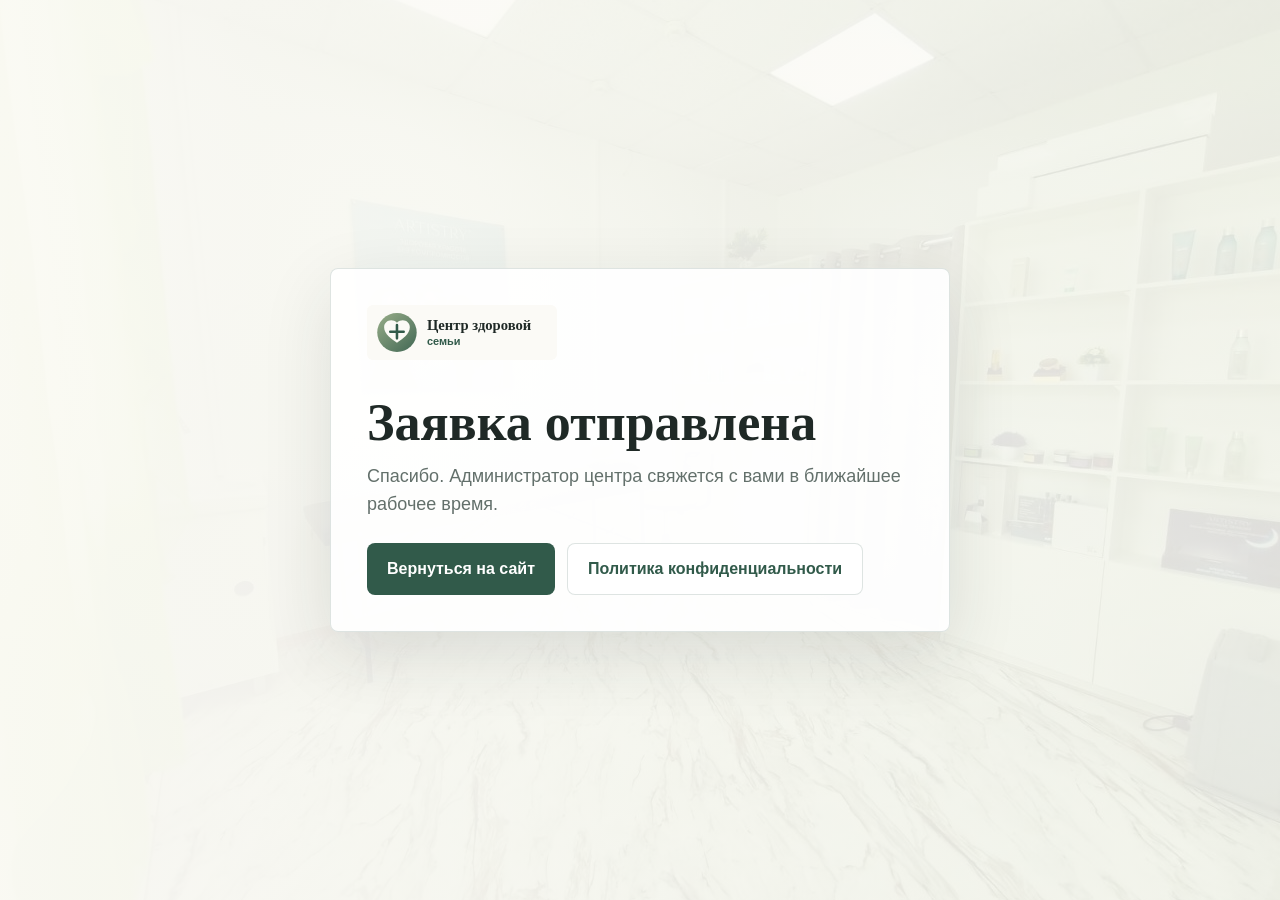
<file: thank-you.html>
<!doctype html>
<html lang="ru">
  <head>
    <meta charset="utf-8" />
    <meta name="viewport" content="width=device-width, initial-scale=1" />
    <title>Заявка отправлена - Центр здоровой семьи</title>
    <meta name="robots" content="noindex" />
    <link rel="icon" href="https://zdorovyezeya.ru/favicon.svg" type="image/svg+xml" />
    <style>
      :root {
        --milk: #fbfaf6;
        --moss: #315a4a;
        --ink: #1f2926;
        --muted: #63706b;
        --line: rgba(49, 90, 74, 0.16);
      }

      * {
        box-sizing: border-box;
      }

      body {
        min-height: 100vh;
        display: grid;
        place-items: center;
        margin: 0;
        padding: 24px;
        background:
          linear-gradient(90deg, rgba(251, 250, 246, 0.98), rgba(251, 250, 246, 0.88)),
          url("assets/photos/hero-room.jpg") center / cover;
        color: var(--ink);
        font-family: Inter, "Segoe UI", Arial, sans-serif;
        line-height: 1.55;
      }

      main {
        width: min(620px, 100%);
        padding: 36px;
        border: 1px solid var(--line);
        border-radius: 8px;
        background: rgba(255, 255, 255, 0.9);
        box-shadow: 0 22px 70px rgba(31, 41, 38, 0.12);
      }

      img {
        width: 190px;
        height: auto;
        margin-bottom: 28px;
      }

      h1 {
        margin: 0 0 14px;
        font-family: Georgia, "Times New Roman", serif;
        font-size: clamp(34px, 7vw, 52px);
        line-height: 1.02;
        font-weight: 600;
      }

      p {
        margin: 0 0 24px;
        color: var(--muted);
        font-size: 18px;
      }

      .actions {
        display: flex;
        flex-wrap: wrap;
        gap: 12px;
      }

      a {
        min-height: 48px;
        display: inline-flex;
        align-items: center;
        justify-content: center;
        border-radius: 8px;
        padding: 13px 20px;
        background: var(--moss);
        color: #fff;
        font-weight: 700;
        text-decoration: none;
      }

      .text-link {
        border: 1px solid var(--line);
        background: rgba(255, 255, 255, 0.82);
        color: var(--moss);
      }
    </style>
  </head>
  <body>
    <main>
      <img src="assets/logo-variant-1.svg" alt="Центр здоровой семьи" />
      <h1>Заявка отправлена</h1>
      <p>Спасибо. Администратор центра свяжется с вами в ближайшее рабочее время.</p>
      <div class="actions">
        <a href="/">Вернуться на сайт</a>
        <a class="text-link" href="privacy.html">Политика конфиденциальности</a>
      </div>
    </main>
  </body>
</html>
</file>
<file: assets/multipage.css>
:root {
  --milk: #fbfaf6;
  --linen: #f1ece2;
  --sage: #6e8768;
  --moss: #315a4a;
  --rose: #c97f74;
  --clay: #a85e52;
  --ink: #1f2926;
  --muted: #63706b;
  --line: rgba(49, 90, 74, 0.16);
  --shadow: 0 22px 70px rgba(31, 41, 38, 0.12);
  --radius: 8px;
}

* {
  box-sizing: border-box;
}

html {
  scroll-behavior: smooth;
}

body {
  margin: 0;
  background: var(--milk);
  color: var(--ink);
  font-family: Inter, "Segoe UI", Arial, sans-serif;
  line-height: 1.55;
}

img {
  display: block;
  max-width: 100%;
}

a {
  color: inherit;
  text-decoration: none;
}

.container {
  width: min(1160px, calc(100% - 40px));
  margin: 0 auto;
}

.site-header {
  position: sticky;
  top: 0;
  z-index: 20;
  background: rgba(251, 250, 246, 0.92);
  border-bottom: 1px solid var(--line);
  backdrop-filter: blur(18px);
}

.header-grid {
  min-height: 74px;
  display: grid;
  grid-template-columns: auto 1fr auto;
  align-items: center;
  gap: 24px;
}

.brand img {
  width: 170px;
  height: auto;
}

.site-nav {
  display: flex;
  justify-content: center;
  gap: 20px;
  color: var(--muted);
  font-size: 14px;
}

.site-nav a {
  padding: 8px 0;
  border-bottom: 2px solid transparent;
}

.site-nav a:hover,
.site-nav a.active {
  color: var(--moss);
  border-bottom-color: var(--rose);
}

.btn {
  min-height: 48px;
  display: inline-flex;
  align-items: center;
  justify-content: center;
  border: 1px solid var(--moss);
  border-radius: var(--radius);
  padding: 13px 20px;
  background: var(--moss);
  color: #fff;
  font-weight: 700;
  line-height: 1.15;
  cursor: pointer;
}

.btn:hover {
  transform: translateY(-1px);
  box-shadow: 0 14px 28px rgba(49, 90, 74, 0.18);
}

.btn-small {
  min-height: 42px;
  padding: 10px 15px;
  font-size: 14px;
}

.btn-ghost {
  background: rgba(255, 255, 255, 0.76);
  color: var(--moss);
}

.hero {
  min-height: 690px;
  display: grid;
  align-items: end;
  padding: 120px 0 70px;
  background:
    linear-gradient(90deg, rgba(251, 250, 246, 0.96), rgba(251, 250, 246, 0.72) 46%, rgba(251, 250, 246, 0.2)),
    url("photos/hero-room.jpg") center right / cover;
}

.hero-grid,
.page-hero-grid,
.editorial-grid,
.contact-columns,
.cta-grid,
.split-head,
.two-columns {
  display: grid;
  grid-template-columns: minmax(0, 1.05fr) minmax(300px, 0.95fr);
  gap: 44px;
  align-items: center;
}

.hero-copy {
  max-width: 720px;
}

h1,
h2,
h3,
p {
  margin-top: 0;
}

h1 {
  margin-bottom: 22px;
  color: var(--moss);
  font-size: clamp(42px, 7vw, 86px);
  line-height: 0.98;
  letter-spacing: 0;
}

h2 {
  margin-bottom: 18px;
  color: var(--moss);
  font-size: clamp(30px, 4vw, 50px);
  line-height: 1.06;
  letter-spacing: 0;
}

h3 {
  color: var(--moss);
  font-size: 24px;
  line-height: 1.12;
}

.lead {
  color: var(--muted);
  font-size: 20px;
}

.actions {
  display: flex;
  flex-wrap: wrap;
  gap: 12px;
  margin-top: 30px;
}

.hero-card,
.service-panel,
.direction,
.list-panel,
.step-columns article,
.advantage-columns article,
.contact-info,
.lead-form {
  border: 1px solid var(--line);
  border-radius: var(--radius);
  background: rgba(255, 255, 255, 0.82);
  box-shadow: var(--shadow);
}

.hero-card {
  align-self: end;
  padding: 26px;
}

.hero-card span {
  color: var(--rose);
  font-weight: 800;
}

.hero-card strong {
  display: block;
  margin: 8px 0;
  color: var(--moss);
  font-size: 26px;
}

.section {
  padding: 92px 0;
}

.section-muted {
  background: var(--linen);
}

.split-head {
  align-items: start;
  margin-bottom: 32px;
}

.split-head p,
.editorial-copy p,
.two-columns p,
.list-panel p {
  color: var(--muted);
  font-size: 18px;
}

.health-fit {
  display: grid;
  grid-template-columns: minmax(280px, 0.72fr) minmax(0, 1.28fr);
  gap: 44px;
  align-items: start;
}

.health-fit > div:first-child p {
  color: var(--muted);
  font-size: 18px;
}

.signal-grid {
  display: grid;
  grid-template-columns: repeat(2, minmax(0, 1fr));
  gap: 14px;
}

.signal-grid article {
  min-height: 178px;
  padding: 22px;
  border: 1px solid var(--line);
  border-radius: var(--radius);
  background: rgba(255, 255, 255, 0.82);
  box-shadow: 0 14px 36px rgba(31, 41, 38, 0.08);
}

.signal-grid strong {
  display: block;
  color: var(--moss);
  font-size: 21px;
}

.signal-grid p {
  margin: 10px 0 0;
  color: var(--muted);
}

.direction-columns {
  display: grid;
  grid-template-columns: repeat(2, minmax(0, 1fr));
  gap: 18px;
}

.direction {
  overflow: hidden;
}

.direction img {
  width: 100%;
  height: 310px;
  object-fit: cover;
}

.direction div {
  padding: 24px;
}

.text-link {
  display: inline-flex;
  margin-top: 8px;
  color: var(--clay);
  font-weight: 800;
}

.photo-stack {
  display: grid;
  grid-template-columns: repeat(2, minmax(0, 1fr));
  gap: 14px;
  align-items: stretch;
}

.photo-stack img,
.mini-gallery img,
.page-hero img {
  width: 100%;
  border-radius: var(--radius);
  object-fit: cover;
  box-shadow: var(--shadow);
}

.photo-stack img {
  height: 420px;
}

.mini-gallery {
  display: grid;
  grid-template-columns: 1.1fr 0.9fr 0.9fr;
  gap: 14px;
}

.mini-gallery img {
  height: 320px;
}

.page-hero {
  padding: 94px 0 70px;
  background: var(--linen);
}

.page-hero h1 {
  font-size: clamp(40px, 6vw, 74px);
}

.page-hero--text {
  padding: 88px 0 78px;
}

.page-hero-text {
  max-width: 760px;
}

.page-hero img {
  height: 440px;
}

.service-columns,
.step-columns,
.advantage-columns,
.specialist-grid {
  display: grid;
  grid-template-columns: repeat(3, minmax(0, 1fr));
  gap: 16px;
}

.service-columns-wide,
.step-columns {
  grid-template-columns: repeat(2, minmax(0, 1fr));
}

.service-panel,
.step-columns article,
.advantage-columns article,
.contact-info,
.specialist-card {
  padding: 26px;
}

.specialist-card {
  display: grid;
  grid-template-rows: 360px 1fr;
  gap: 22px;
  border: 1px solid var(--line);
  border-radius: var(--radius);
  background: rgba(255, 255, 255, 0.82);
  box-shadow: var(--shadow);
}

.specialist-photo {
  display: grid;
  place-items: center;
  overflow: hidden;
  border-radius: var(--radius);
  background: #fff;
}

.specialist-photo img {
  width: auto;
  max-width: 100%;
  height: auto;
  max-height: 100%;
  object-fit: contain;
}

.specialist-card h2 {
  font-size: 30px;
}

.specialist-card p,
.specialist-card li {
  color: var(--muted);
}

.specialist-card ul {
  margin: 18px 0 0;
  padding-left: 20px;
}

.experience-layout {
  display: grid;
  grid-template-columns: minmax(0, 0.72fr) minmax(320px, 1.28fr);
  gap: 44px;
  align-items: start;
}

.experience-layout p {
  color: var(--muted);
  font-size: 18px;
}

.document-content {
  max-width: 860px;
}

.document-content h2 {
  margin-top: 42px;
  font-size: 30px;
}

.document-content p,
.document-content li {
  color: var(--muted);
  font-size: 18px;
}

.document-content a {
  color: var(--clay);
  font-weight: 800;
  text-decoration: underline;
  text-underline-offset: 3px;
}

.timeline {
  display: grid;
  gap: 12px;
  margin: 0;
  padding: 0;
  list-style: none;
}

.timeline li {
  padding: 18px;
  border: 1px solid var(--line);
  border-radius: var(--radius);
  background: rgba(255, 255, 255, 0.82);
  color: var(--muted);
}

.timeline strong {
  display: block;
  margin-bottom: 5px;
  color: var(--moss);
}

.service-panel {
  min-height: 250px;
}

.service-panel h2,
.step-columns h2,
.advantage-columns h2 {
  margin-top: 12px;
  font-size: 27px;
}

.service-panel p,
.step-columns p,
.advantage-columns p,
.contact-info p {
  color: var(--muted);
}

.service-panel strong {
  display: block;
  margin-top: 18px;
  color: var(--moss);
}

.before-after-grid {
  display: grid;
  grid-template-columns: repeat(2, minmax(0, 1fr));
  gap: 18px;
}

.result-photo {
  margin: 0;
  position: relative;
  overflow: hidden;
  border: 10px solid #fff;
  border-radius: var(--radius);
  box-shadow: var(--shadow);
  background: #fff;
}

.result-photo img {
  width: 100%;
  aspect-ratio: 1 / 1;
  object-fit: cover;
}

.result-photo figcaption {
  position: absolute;
  left: 14px;
  bottom: 14px;
  padding: 7px 12px;
  border-radius: 999px;
  background: rgba(255, 255, 255, 0.9);
  color: var(--moss);
  font-size: 12px;
  font-weight: 800;
  text-transform: uppercase;
}

.contact-section {
  background: #fff;
}

.contact-columns {
  align-items: start;
}

.lead-form {
  display: grid;
  gap: 16px;
  padding: 26px;
}

label {
  display: grid;
  gap: 7px;
  color: var(--moss);
  font-weight: 700;
}

input,
select,
textarea {
  width: 100%;
  border: 1px solid var(--line);
  border-radius: var(--radius);
  padding: 13px 14px;
  background: #fff;
  color: var(--ink);
  font: inherit;
}

textarea {
  min-height: 120px;
  resize: vertical;
}

.hidden-field {
  position: absolute;
  left: -9999px;
}

.lead-form .consent-field {
  display: flex;
  flex-direction: row;
  align-items: flex-start;
  gap: 10px;
  color: var(--muted);
  font-size: 13px;
  font-weight: 500;
}

.lead-form .consent-field input {
  flex: 0 0 18px;
  width: 18px;
  height: 18px;
  margin-top: 2px;
  accent-color: var(--moss);
}

.lead-form .consent-field span {
  display: block;
}

.lead-form .consent-field a {
  color: #c23b31;
  font-weight: 800;
  text-decoration: underline;
  text-underline-offset: 3px;
}

.cta-band {
  padding: 54px 0;
  background: var(--moss);
  color: #fff;
}

.cta-band h2 {
  color: #fff;
}

.cta-band .btn {
  justify-self: end;
  background: #fff;
  color: var(--moss);
  border-color: #fff;
}

.site-footer {
  padding: 28px 0;
  background: #243d34;
  color: rgba(255, 255, 255, 0.82);
  font-size: 14px;
}

.footer-grid {
  display: flex;
  flex-wrap: wrap;
  justify-content: space-between;
  gap: 12px;
}

@media (max-width: 920px) {
  .hero-grid,
  .page-hero-grid,
  .editorial-grid,
  .contact-columns,
  .cta-grid,
  .split-head,
  .two-columns,
  .health-fit,
  .direction-columns,
  .service-columns,
  .service-columns-wide,
  .step-columns,
  .advantage-columns,
  .specialist-grid,
  .experience-layout,
  .before-after-grid,
  .mini-gallery {
    grid-template-columns: 1fr;
  }

  .signal-grid {
    grid-template-columns: 1fr;
  }

  .header-grid {
    min-height: auto;
    grid-template-columns: 1fr auto;
    gap: 12px;
    padding: 12px 0 10px;
  }

  .site-nav {
    grid-column: 1 / -1;
    justify-content: flex-start;
    gap: 18px;
    overflow-x: auto;
    padding: 2px 0 8px;
    white-space: nowrap;
    scrollbar-width: none;
  }

  .site-nav::-webkit-scrollbar {
    display: none;
  }

  .site-nav {
    flex-wrap: nowrap;
  }

  .btn-small {
    justify-self: end;
  }

  .hero {
    min-height: auto;
    padding: 88px 0 52px;
  }

  .page-hero img,
  .photo-stack img,
  .mini-gallery img {
    height: auto;
  }

  .cta-band .btn {
    justify-self: start;
  }
}

@media (max-width: 620px) {
  .container {
    width: min(100% - 24px, 1160px);
  }

  .brand img {
    width: 150px;
  }

  .section {
    padding: 64px 0;
  }

  h1 {
    font-size: 42px;
  }

  h2 {
    font-size: 31px;
  }

  .lead {
    font-size: 18px;
  }

  .photo-stack {
    grid-template-columns: 1fr;
  }
}
</file>
